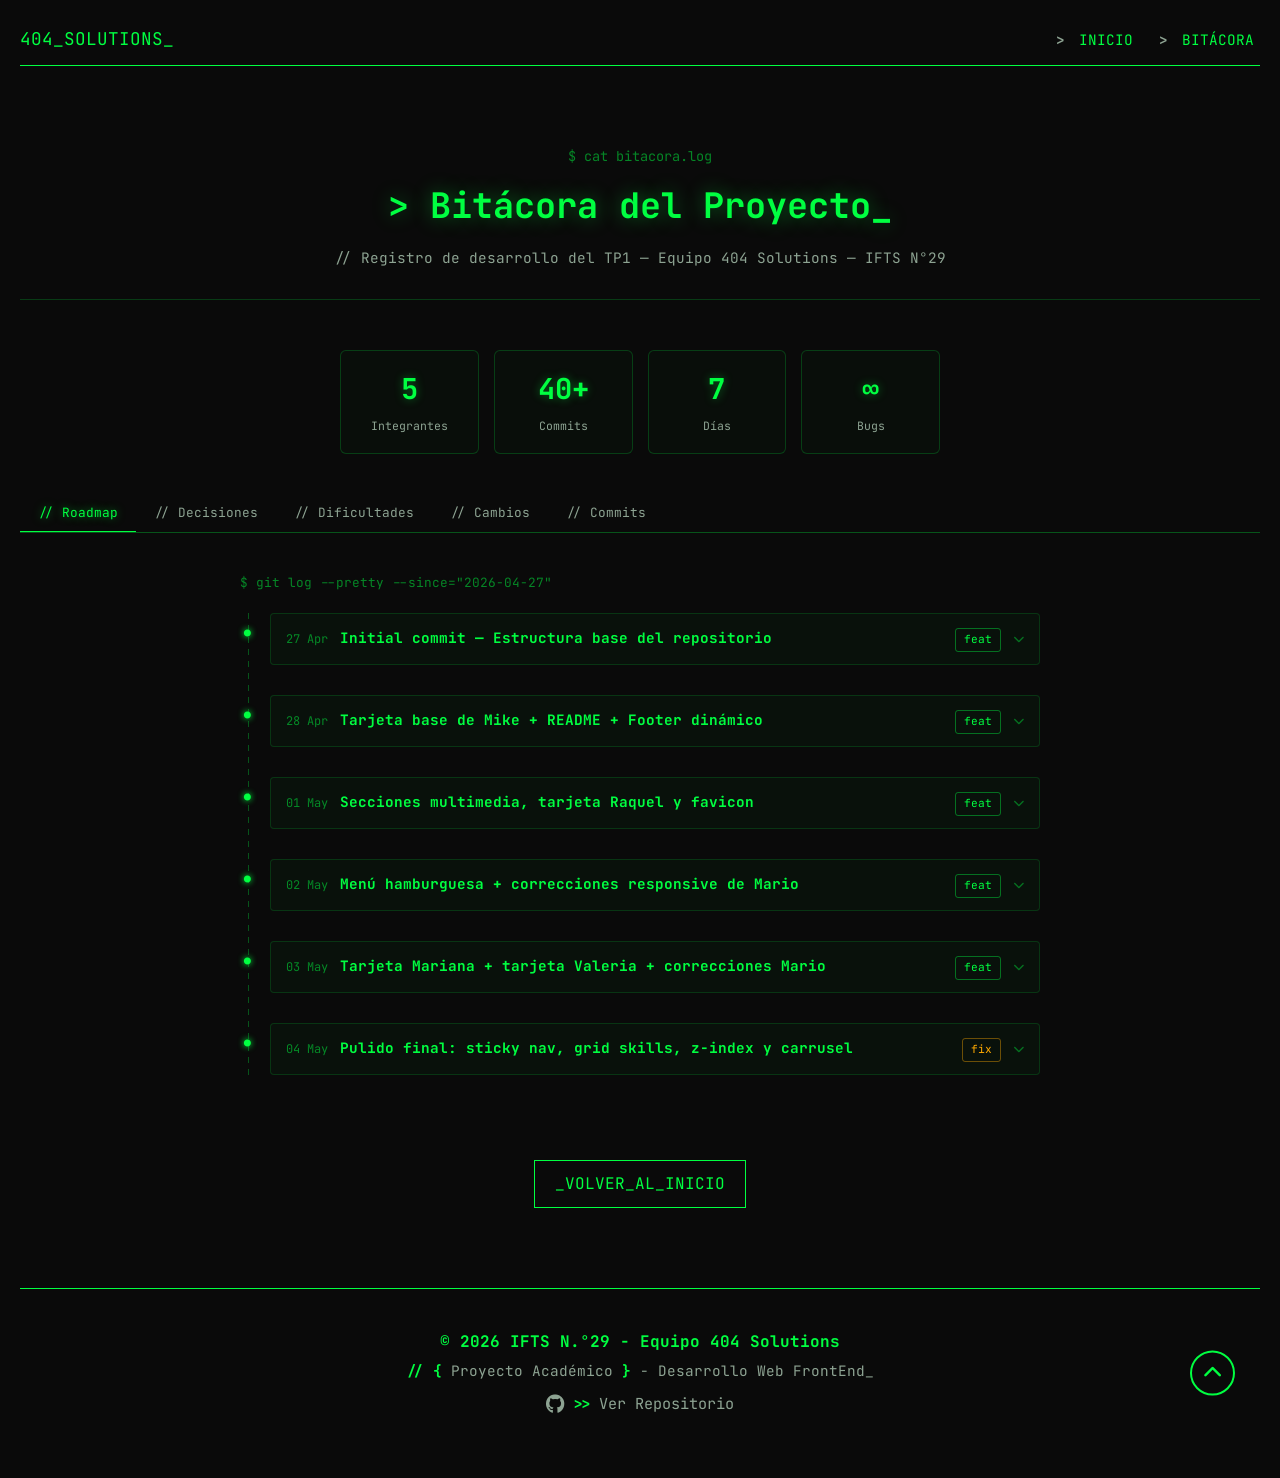
<file: bitacora.html>
<!doctype html>
<html lang="es">

<head>
  <meta charset="UTF-8" />
  <meta name="viewport" content="width=device-width, initial-scale=1.0" />
  <title>Bitácora - 404 Solutions</title>
  <link rel="stylesheet" href="css/styles.css" />
  <link href="https://fonts.googleapis.com/css2?family=JetBrains+Mono:wght@400;700&display=swap" rel="stylesheet" />
  <link rel="stylesheet" href="https://cdnjs.cloudflare.com/ajax/libs/font-awesome/6.5.1/css/all.min.css" />
  <link rel="icon" href="img/logo404solution.ico" type="image/x-icon" />
  <style>
    /* ── BITÁCORA STYLES ── */
    .bitacora-hero {
      text-align: center;
      padding: 40px 20px 30px;
      border-bottom: 1px solid rgba(0,255,65,0.2);
      margin-bottom: 50px;
    }

    .bitacora-hero .prompt-line {
      color: rgba(0,255,65,0.5);
      font-size: 0.85rem;
      margin-bottom: 10px;
    }

    .bitacora-hero h1 {
      font-size: clamp(1.4rem, 4vw, 2.2rem);
      color: var(--terminal-green);
      text-shadow: 0 0 20px rgba(0,255,65,0.4);
      margin-bottom: 12px;
    }

    .bitacora-hero p {
      color: #8da392;
      font-size: 0.9rem;
    }

    /* ── TABS ── */
    .bitacora-tabs {
      display: flex;
      gap: 0;
      border-bottom: 1px solid rgba(0,255,65,0.3);
      margin-bottom: 40px;
      overflow-x: auto;
      scrollbar-width: none;
    }

    .bitacora-tabs::-webkit-scrollbar { display: none; }

    .tab-btn {
      background: none;
      border: none;
      border-bottom: 2px solid transparent;
      color: #8da392;
      font-family: "JetBrains Mono", monospace;
      font-size: 0.8rem;
      padding: 10px 18px;
      cursor: pointer;
      white-space: nowrap;
      transition: all 0.2s ease;
      margin-bottom: -1px;
    }

    .tab-btn:hover { color: var(--terminal-green); }

    .tab-btn.active {
      color: var(--terminal-green);
      border-bottom-color: var(--terminal-green);
      text-shadow: 0 0 8px rgba(0,255,65,0.5);
    }

    .tab-panel { display: none; }
    .tab-panel.active { display: block; }

    /* ── ROADMAP ── */
    .roadmap {
      position: relative;
      padding-left: 30px;
      max-width: 800px;
      margin: 0 auto;
    }

    .roadmap::before {
      content: "";
      position: absolute;
      left: 8px;
      top: 0;
      bottom: 0;
      width: 1px;
      background: repeating-linear-gradient(
        180deg,
        var(--terminal-green),
        var(--terminal-green) 6px,
        transparent 6px,
        transparent 12px
      );
      opacity: 0.3;
    }

    .roadmap-item {
      position: relative;
      margin-bottom: 30px;
    }

    .roadmap-item::before {
      content: "●";
      position: absolute;
      left: -26px;
      top: 12px;
      color: var(--terminal-green);
      font-size: 0.7rem;
      text-shadow: 0 0 6px var(--terminal-green);
    }

    .roadmap-summary {
      display: flex;
      align-items: baseline;
      gap: 12px;
      cursor: pointer;
      list-style: none;
      padding: 12px 15px;
      border: 1px solid rgba(0,255,65,0.15);
      border-radius: 4px;
      background: rgba(0,255,65,0.03);
      transition: all 0.2s ease;
    }

    .roadmap-summary::-webkit-details-marker { display: none; }

    details[open] .roadmap-summary,
    .roadmap-summary:hover {
      border-color: rgba(0,255,65,0.4);
      background: rgba(0,255,65,0.07);
    }

    .roadmap-date {
      color: rgba(0,255,65,0.5);
      font-size: 0.75rem;
      white-space: nowrap;
      flex-shrink: 0;
    }

    .roadmap-title {
      color: var(--terminal-green);
      font-size: 0.9rem;
      font-weight: bold;
      flex: 1;
    }

    .roadmap-tag {
      font-size: 0.7rem;
      padding: 2px 8px;
      border-radius: 3px;
      flex-shrink: 0;
    }

    .tag-feat  { color: #00ff41; border: 1px solid rgba(0,255,65,0.4); }
    .tag-fix   { color: #ffaa00; border: 1px solid rgba(255,170,0,0.4); }
    .tag-style { color: #00aaff; border: 1px solid rgba(0,170,255,0.4); }
    .tag-docs  { color: #cc88ff; border: 1px solid rgba(204,136,255,0.4); }

    .roadmap-chevron {
      color: rgba(0,255,65,0.4);
      font-size: 0.7rem;
      transition: transform 0.2s ease;
      flex-shrink: 0;
    }

    details[open] .roadmap-chevron { transform: rotate(180deg); }

    .roadmap-content {
      padding: 15px 15px 5px;
      border: 1px solid rgba(0,255,65,0.1);
      border-top: none;
      border-radius: 0 0 4px 4px;
      background: rgba(0,0,0,0.3);
    }

    .roadmap-content p,
    .roadmap-content li {
      color: #8da392;
      font-size: 0.85rem;
      line-height: 1.7;
      margin-bottom: 6px;
    }

    .roadmap-content ul {
      padding-left: 20px;
    }

    .roadmap-content li::marker {
      color: var(--terminal-green);
      content: "» ";
    }

    .roadmap-content strong { color: var(--terminal-green); }
    .roadmap-content code {
      background: rgba(0,255,65,0.1);
      padding: 1px 5px;
      border-radius: 3px;
      font-size: 0.8rem;
    }

    /* ── COMMITS ── */
    .commits-list {
      max-width: 800px;
      margin: 0 auto;
      display: flex;
      flex-direction: column;
      gap: 8px;
    }

    .commit-item {
      display: grid;
      grid-template-columns: auto auto 1fr auto;
      gap: 12px;
      align-items: center;
      padding: 10px 14px;
      border: 1px solid rgba(0,255,65,0.1);
      border-radius: 4px;
      background: rgba(0,0,0,0.2);
      transition: border-color 0.2s;
      font-size: 0.8rem;
    }

    .commit-item:hover { border-color: rgba(0,255,65,0.3); }

    .commit-hash {
      color: rgba(0,255,65,0.5);
      font-size: 0.75rem;
      font-family: monospace;
    }

    .commit-author {
      color: #8da392;
      white-space: nowrap;
    }

    .commit-msg { color: var(--text-accent); }

    .commit-date {
      color: rgba(0,255,65,0.4);
      font-size: 0.72rem;
      white-space: nowrap;
    }

    @media (max-width: 600px) {
      .commit-item {
        grid-template-columns: 1fr;
        gap: 4px;
      }
      .commit-date { text-align: right; }
    }

    /* ── CARDS de secciones ── */
    .bitacora-cards {
      display: grid;
      grid-template-columns: 1fr;
      gap: 20px;
      max-width: 800px;
      margin: 0 auto;
    }

    @media (min-width: 700px) {
      .bitacora-cards { grid-template-columns: 1fr 1fr; }
    }

    .bcard {
      border: 1px solid rgba(0,255,65,0.2);
      border-radius: 6px;
      padding: 20px;
      background: rgba(0,255,65,0.02);
      transition: border-color 0.2s, box-shadow 0.2s;
    }

    .bcard:hover {
      border-color: rgba(0,255,65,0.4);
      box-shadow: 0 0 15px rgba(0,255,65,0.08);
    }

    .bcard-icon {
      font-size: 1.4rem;
      margin-bottom: 10px;
      display: block;
    }

    .bcard h3 {
      color: var(--terminal-green);
      font-size: 0.9rem;
      margin-bottom: 12px;
      padding-bottom: 8px;
      border-bottom: 1px solid rgba(0,255,65,0.15);
    }

    .bcard ul {
      list-style: none;
      padding: 0;
      display: flex;
      flex-direction: column;
      gap: 6px;
    }

    .bcard li {
      color: #8da392;
      font-size: 0.82rem;
      line-height: 1.5;
      padding-left: 14px;
      position: relative;
    }

    .bcard li::before {
      content: ">";
      color: var(--terminal-green);
      position: absolute;
      left: 0;
      font-size: 0.75rem;
    }

    .bcard strong { color: var(--terminal-green); }

    /* ── STATS ── */
    .bitacora-stats {
      display: grid;
      grid-template-columns: repeat(2, 1fr);
      gap: 15px;
      max-width: 600px;
      margin: 0 auto 40px;
    }

    @media (min-width: 600px) {
      .bitacora-stats { grid-template-columns: repeat(4, 1fr); }
    }

    .bstat {
      text-align: center;
      border: 1px solid rgba(0,255,65,0.2);
      border-radius: 6px;
      padding: 15px 10px;
      background: rgba(0,255,65,0.02);
    }

    .bstat-num {
      font-size: 1.8rem;
      color: var(--terminal-green);
      font-weight: bold;
      text-shadow: 0 0 10px rgba(0,255,65,0.4);
      display: block;
    }

    .bstat-label {
      font-size: 0.72rem;
      color: #8da392;
      margin-top: 4px;
    }

    /* ── SECTION TITLE ── */
    .section-label {
      color: rgba(0,255,65,0.5);
      font-size: 0.8rem;
      margin-bottom: 20px;
      display: block;
      max-width: 800px;
      margin-left: auto;
      margin-right: auto;
    }
  </style>
</head>

<body class="terminal-theme">
  <header>
    <nav class="nav-container">
      <a href="index.html" class="logo">404_SOLUTIONS_</a>
      <ul class="nav-links">
        <li><a href="index.html">Inicio</a></li>
        <li><a href="bitacora.html" class="active">Bitácora</a></li>
      </ul>
    </nav>
  </header>

  <header class="dos-columnas">
    <a href="index.html" class="oculto logo">404_SOLUTIONS_</a>
    <div class="menu-hamburguesa">
      <button id="abrir" class="abrir-menu"><img class="img-abrir" src="/img/iconos-mario/menu.png" alt="menu"></button>
      <nav class="nav" id="nav">
        <button id="cerrar" class="cerrar-menu"><img class="img-cerrar" src="/img/iconos-mario/cerrar.png" alt="cerrar"></button>
        <ul class="nav-links">
          <li><a href="index.html">Inicio</a></li>
        </ul>
        <ul class="nav-links">
          <li><a href="bitacora.html" class="active">Bitácora</a></li>
        </ul>
      </nav>
    </div>
  </header>

  <main>
    <!-- HERO -->
    <div class="bitacora-hero">
      <p class="prompt-line">$ cat bitacora.log</p>
      <h1>&gt; Bitácora del Proyecto_</h1>
      <p>// Registro de desarrollo del TP1 — Equipo 404 Solutions — IFTS N°29</p>
    </div>

    <!-- STATS -->
    <div class="bitacora-stats">
      <div class="bstat">
        <span class="bstat-num">5</span>
        <span class="bstat-label">Integrantes</span>
      </div>
      <div class="bstat">
        <span class="bstat-num">40+</span>
        <span class="bstat-label">Commits</span>
      </div>
      <div class="bstat">
        <span class="bstat-num">7</span>
        <span class="bstat-label">Días</span>
      </div>
      <div class="bstat">
        <span class="bstat-num">∞</span>
        <span class="bstat-label">Bugs</span>
      </div>
    </div>

    <!-- TABS -->
    <div class="bitacora-tabs">
      <button class="tab-btn active" data-tab="roadmap">// Roadmap</button>
      <button class="tab-btn" data-tab="decisiones">// Decisiones</button>
      <button class="tab-btn" data-tab="dificultades">// Dificultades</button>
      <button class="tab-btn" data-tab="cambios">// Cambios</button>
      <button class="tab-btn" data-tab="commits">// Commits</button>
    </div>

    <!-- TAB: ROADMAP -->
    <div class="tab-panel active" id="tab-roadmap">
      <span class="section-label">$ git log --pretty --since="2026-04-27"</span>
      <div class="roadmap">

        <details class="roadmap-item">
          <summary class="roadmap-summary">
            <span class="roadmap-date">27 Apr</span>
            <span class="roadmap-title">Initial commit — Estructura base del repositorio</span>
            <span class="roadmap-tag tag-feat">feat</span>
            <span class="roadmap-chevron"><i class="fa-solid fa-chevron-down"></i></span>
          </summary>
          <div class="roadmap-content">
            <p>Miguel crea el repositorio y Mike realiza el primer commit con la estructura base del proyecto: carpetas <code>css/</code>, <code>js/</code>, <code>img/</code> y la landing page inicial.</p>
          </div>
        </details>

        <details class="roadmap-item">
          <summary class="roadmap-summary">
            <span class="roadmap-date">28 Apr</span>
            <span class="roadmap-title">Tarjeta base de Mike + README + Footer dinámico</span>
            <span class="roadmap-tag tag-feat">feat</span>
            <span class="roadmap-chevron"><i class="fa-solid fa-chevron-down"></i></span>
          </summary>
          <div class="roadmap-content">
            <p>Se crea la primera tarjeta de perfil individual. Se implementa el footer con año dinámico mediante JavaScript. Se agrega enlace al deploy desde el README.</p>
            <ul>
              <li>Creación de <code>mike.html</code> con estructura base</li>
              <li>Footer dinámico con <code>new Date().getFullYear()</code></li>
              <li>Documentación inicial en README.md</li>
            </ul>
          </div>
        </details>

        <details class="roadmap-item">
          <summary class="roadmap-summary">
            <span class="roadmap-date">01 May</span>
            <span class="roadmap-title">Secciones multimedia, tarjeta Raquel y favicon</span>
            <span class="roadmap-tag tag-feat">feat</span>
            <span class="roadmap-chevron"><i class="fa-solid fa-chevron-down"></i></span>
          </summary>
          <div class="roadmap-content">
            <p>Gran día de desarrollo: se agregan secciones de películas y discos al perfil de Mike, se crea la tarjeta de Raquel y se incorpora el favicon al sitio.</p>
            <ul>
              <li>Secciones de películas con galería dinámica (un solo iframe cargado por JS)</li>
              <li>Sección de discos con botón de playlist</li>
              <li><code>raquel.html</code> con estilos y links a YouTube</li>
              <li>Favicon agregado por Mario</li>
            </ul>
          </div>
        </details>

        <details class="roadmap-item">
          <summary class="roadmap-summary">
            <span class="roadmap-date">02 May</span>
            <span class="roadmap-title">Menú hamburguesa + correcciones responsive de Mario</span>
            <span class="roadmap-tag tag-feat">feat</span>
            <span class="roadmap-chevron"><i class="fa-solid fa-chevron-down"></i></span>
          </summary>
          <div class="roadmap-content">
            <p>Mario implementa el menú hamburguesa para mobile y ajusta media queries. Se corrigen errores de tamaño en títulos y botones de redes sociales.</p>
            <ul>
              <li>Menú hamburguesa en Vanilla JS con <code>classList.add/remove("visible")</code></li>
              <li>Media queries para resoluciones móviles</li>
              <li>Unificación de header y footer entre páginas</li>
            </ul>
          </div>
        </details>

        <details class="roadmap-item">
          <summary class="roadmap-summary">
            <span class="roadmap-date">03 May</span>
            <span class="roadmap-title">Tarjeta Mariana + tarjeta Valeria + correcciones Mario</span>
            <span class="roadmap-tag tag-feat">feat</span>
            <span class="roadmap-chevron"><i class="fa-solid fa-chevron-down"></i></span>
          </summary>
          <div class="roadmap-content">
            <p>Mariana crea su perfil completo con secciones de habilidades, películas y discos. Se integra la tarjeta de Valeria. Mario corrige links del header y logo duplicado.</p>
            <ul>
              <li><code>mariana.html</code> con grid responsive, efectos hover y JS para películas</li>
              <li>Tarjeta Valeria integrada al index</li>
              <li>Corrección de logo duplicado en header móvil</li>
              <li>Fix en links del header de Mario</li>
            </ul>
          </div>
        </details>

        <details class="roadmap-item">
          <summary class="roadmap-summary">
            <span class="roadmap-date">04 May</span>
            <span class="roadmap-title">Pulido final: sticky nav, grid skills, z-index y carrusel</span>
            <span class="roadmap-tag tag-fix">fix</span>
            <span class="roadmap-chevron"><i class="fa-solid fa-chevron-down"></i></span>
          </summary>
          <div class="roadmap-content">
            <p>Día de correcciones y mejoras finales. Se refina el responsive de habilidades en múltiples breakpoints, se implementa navegación sticky transparente y se agrega el carrusel de Raquel.</p>
            <ul>
              <li>Menú de navegación sticky con fondo transparente</li>
              <li>Grid de skills con clases específicas por categoría (<code>.skills-terminal--learning</code>)</li>
              <li>Fix de z-index en menú hamburguesa</li>
              <li><code>carrusel.js</code> con ajuste de elementos según <code>window.innerWidth</code></li>
              <li>Scroll spy y funcionalidad "copiar URL" en perfil de Raquel</li>
              <li>README actualizado con capturas</li>
            </ul>
          </div>
        </details>

      </div>
    </div>

    <!-- TAB: DECISIONES -->
    <div class="tab-panel" id="tab-decisiones">
      <span class="section-label">$ cat decisiones-de-diseno.md</span>
      <div class="bitacora-cards">
        <div class="bcard">
          <span class="bcard-icon">⬛</span>
          <h3>// Estética Terminal</h3>
          <ul>
            <li>Identidad visual tipo <strong>Retro-Computing</strong> con fondo oscuro (#0a0a0a)</li>
            <li>Verde neón <strong>#00ff41</strong> como color principal de acento</li>
            <li>Tipografía <strong>JetBrains Mono</strong> para reforzar la estética de consola</li>
            <li>Prefijos tipo prompt (<code>&gt;</code>, <code>$</code>, <code>//</code>) en títulos</li>
          </ul>
        </div>
        <div class="bcard">
          <span class="bcard-icon">📐</span>
          <h3>// Estructura Compartida</h3>
          <ul>
            <li><strong>styles.css</strong> global para header, footer y clases base</li>
            <li>Cada integrante tiene su propio CSS de perfil</li>
            <li>Se reutilizan clases base evitando duplicación</li>
            <li>Coherencia visual con identidad individual en páginas personales</li>
          </ul>
        </div>
        <div class="bcard">
          <span class="bcard-icon">📱</span>
          <h3>// Responsive Design</h3>
          <ul>
            <li>Enfoque <strong>Mobile First</strong> con breakpoints en 400px, 600px, 900px y 1200px</li>
            <li>Menú hamburguesa en mobile, nav horizontal en desktop</li>
            <li>CSS Grid y Flexbox para layouts adaptativos</li>
            <li>Carrusel dinámico que ajusta columnas según <code>window.innerWidth</code></li>
          </ul>
        </div>
        <div class="bcard">
          <span class="bcard-icon">🧭</span>
          <h3>// Navegación</h3>
          <ul>
            <li>Header común en todas las páginas</li>
            <li>Botón <strong>Volver al Inicio</strong> en todos los perfiles</li>
            <li>Nunca dependemos del botón "Atrás" del navegador</li>
            <li>Sticky nav transparente en perfil de Mike</li>
          </ul>
        </div>
      </div>
    </div>

    <!-- TAB: DIFICULTADES -->
    <div class="tab-panel" id="tab-dificultades">
      <span class="section-label">$ grep -r "bug" ./logs</span>
      <div class="roadmap">

        <details class="roadmap-item">
          <summary class="roadmap-summary">
            <span class="roadmap-title">Carga pesada por múltiples iframes de YouTube</span>
            <span class="roadmap-tag tag-fix">fix</span>
            <span class="roadmap-chevron"><i class="fa-solid fa-chevron-down"></i></span>
          </summary>
          <div class="roadmap-content">
            <p><strong>Problema:</strong> Incluir varios reproductores de YouTube simultáneamente generaba tiempos de carga elevados y lag en la navegación.</p>
            <p><strong>Solución:</strong> Se implementó una galería dinámica con atributos <code>data-*</code> que carga un único iframe según la selección del usuario, reduciendo peticiones al mínimo necesario.</p>
          </div>
        </details>

        <details class="roadmap-item">
          <summary class="roadmap-summary">
            <span class="roadmap-title">Menú hamburguesa: conflictos de z-index y visibilidad</span>
            <span class="roadmap-tag tag-fix">fix</span>
            <span class="roadmap-chevron"><i class="fa-solid fa-chevron-down"></i></span>
          </summary>
          <div class="roadmap-content">
            <p><strong>Problema:</strong> El menú móvil aparecía detrás de otros elementos o quedaba visible cuando no debía.</p>
            <p><strong>Solución:</strong> Se ajustó el <code>z-index</code> y se controló la visibilidad mediante <code>classList.add/remove("visible")</code> en JavaScript, evitando conflictos con el resto del layout.</p>
          </div>
        </details>

        <details class="roadmap-item">
          <summary class="roadmap-summary">
            <span class="roadmap-title">Grid de habilidades desalineado en breakpoints intermedios</span>
            <span class="roadmap-tag tag-style">style</span>
            <span class="roadmap-chevron"><i class="fa-solid fa-chevron-down"></i></span>
          </summary>
          <div class="roadmap-content">
            <p><strong>Problema:</strong> La sección de skills de Mariana mostraba íconos y texto separados en resoluciones entre 575px y 814px. "Machine Learning" se cortaba o bajaba de línea.</p>
            <p><strong>Solución:</strong> Se refactorizó de <code>flex-wrap</code> a CSS Grid con clases específicas por categoría (<code>.skills-terminal</code> y <code>.skills-terminal--learning</code>), con columnas <code>auto</code> y <code>justify-content: center</code>.</p>
          </div>
        </details>

        <details class="roadmap-item">
          <summary class="roadmap-summary">
            <span class="roadmap-title">Año dinámico no aparecía en páginas de perfil</span>
            <span class="roadmap-tag tag-fix">fix</span>
            <span class="roadmap-chevron"><i class="fa-solid fa-chevron-down"></i></span>
          </summary>
          <div class="roadmap-content">
            <p><strong>Problema:</strong> El footer mostraba el año en el index pero no en las páginas individuales porque había dos listeners <code>DOMContentLoaded</code> en <code>main.js</code> y el segundo no ejecutaba si el primero fallaba.</p>
            <p><strong>Solución:</strong> Se unificaron ambos listeners en uno solo, agregando un guard <code>if (yearSpan)</code> para evitar errores en páginas sin ese elemento.</p>
          </div>
        </details>

        <details class="roadmap-item">
          <summary class="roadmap-summary">
            <span class="roadmap-title">Inconsistencias de estructura entre páginas</span>
            <span class="roadmap-tag tag-fix">fix</span>
            <span class="roadmap-chevron"><i class="fa-solid fa-chevron-down"></i></span>
          </summary>
          <div class="roadmap-content">
            <p><strong>Problema:</strong> Al trabajar en paralelo, cada integrante generó variantes del header y footer con diferencias de color, fuentes y estructura.</p>
            <p><strong>Solución:</strong> Se estandarizó el HTML del header/footer en todas las páginas y se centralizaron estilos comunes en <code>styles.css</code>.</p>
          </div>
        </details>

      </div>
    </div>

    <!-- TAB: CAMBIOS -->
    <div class="tab-panel" id="tab-cambios">
      <span class="section-label">$ git diff --stat HEAD~10</span>
      <div class="bitacora-cards">
        <div class="bcard">
          <span class="bcard-icon">🔧</span>
          <h3>// Modularización</h3>
          <ul>
            <li>Separación de estilos y scripts por perfil para evitar conflictos</li>
            <li>Funciones globales centralizadas en <strong>main.js</strong></li>
            <li>Organización de recursos en carpetas <code>css/</code>, <code>js/</code>, <code>img/</code></li>
          </ul>
        </div>
        <div class="bcard">
          <span class="bcard-icon">⚡</span>
          <h3>// Interactividad JS</h3>
          <ul>
            <li>Consola de diagnóstico simulada con efecto typing</li>
            <li>Galería dinámica de películas con un solo iframe</li>
            <li>Carrusel responsive ajustado por <code>window.innerWidth</code></li>
            <li>Scroll spy y botón "copiar URL" en perfil Raquel</li>
          </ul>
        </div>
        <div class="bcard">
          <span class="bcard-icon">🖼️</span>
          <h3>// Avatares con IA</h3>
          <ul>
            <li>Se reemplazaron fotos personales por avatares generados con IA</li>
            <li>Coherencia estética mantenida con el diseño terminal</li>
            <li>Imágenes optimizadas en carpetas por integrante</li>
          </ul>
        </div>
        <div class="bcard">
          <span class="bcard-icon">🛠️</span>
          <h3>// Herramientas</h3>
          <ul>
            <li><strong>HTML5</strong> semántico con atributos ARIA</li>
            <li><strong>CSS3</strong> con Flexbox, Grid y variables CSS</li>
            <li><strong>JavaScript</strong> Vanilla sin frameworks</li>
            <li><strong>Git/GitHub</strong> con feature branches y PRs</li>
            <li><strong>Vercel</strong> para deploy continuo</li>
            <li><strong>IA (Claude/Gemini)</strong> para debugging y optimización</li>
          </ul>
        </div>
      </div>

      <div style="max-width:800px; margin: 30px auto 0;">
        <div class="bcard">
          <span class="bcard-icon">🚀</span>
          <h3>// Próximos Pasos (TP2)</h3>
          <ul>
            <li>Ampliar funcionalidades interactivas con JS avanzado</li>
            <li>Optimizar rendimiento y tiempos de carga</li>
            <li>Mejorar accesibilidad (contraste, ARIA, navegación por teclado)</li>
            <li>Incorporar nuevas secciones o contenidos dinámicos</li>
            <li>Documentar evolución con capturas y mejoras aplicadas</li>
          </ul>
        </div>
      </div>
    </div>

    <!-- TAB: COMMITS -->
    <div class="tab-panel" id="tab-commits">
      <span class="section-label">$ git log --pretty=format:"%h - %an - %ad - %s" --date=short</span>
      <div class="commits-list">
        <div class="commit-item"><span class="commit-hash">a2fccfe</span><span class="commit-author">Mike</span><span class="commit-msg">fix: estilos habilidades en estado learning</span><span class="commit-date">2026-05-04</span></div>
        <div class="commit-item"><span class="commit-hash">7f668ed</span><span class="commit-author">raquerh</span><span class="commit-msg">add funcionalidad js</span><span class="commit-date">2026-05-04</span></div>
        <div class="commit-item"><span class="commit-hash">0744a98</span><span class="commit-author">Mike</span><span class="commit-msg">fix(skills): corrige alineación de ítems en grid de habilidades</span><span class="commit-date">2026-05-04</span></div>
        <div class="commit-item"><span class="commit-hash">132bc44</span><span class="commit-author">Aiello-M</span><span class="commit-msg">Update README.md</span><span class="commit-date">2026-05-04</span></div>
        <div class="commit-item"><span class="commit-hash">7474d18</span><span class="commit-author">Miguel Flores</span><span class="commit-msg">styles: mejora responsive de seccion habilidades</span><span class="commit-date">2026-05-04</span></div>
        <div class="commit-item"><span class="commit-hash">063654a</span><span class="commit-author">elavincho</span><span class="commit-msg">Corrijo menu hamburguesa</span><span class="commit-date">2026-05-04</span></div>
        <div class="commit-item"><span class="commit-hash">81eb4ff</span><span class="commit-author">elavincho</span><span class="commit-msg">Corrijo errores y saco css principal</span><span class="commit-date">2026-05-04</span></div>
        <div class="commit-item"><span class="commit-hash">4b67796</span><span class="commit-author">Mike</span><span class="commit-msg">fix: z-index</span><span class="commit-date">2026-05-04</span></div>
        <div class="commit-item"><span class="commit-hash">e754e48</span><span class="commit-author">Mike</span><span class="commit-msg">fix: se deshacen cambios en nav bar principal</span><span class="commit-date">2026-05-04</span></div>
        <div class="commit-item"><span class="commit-hash">e5bf746</span><span class="commit-author">Mike</span><span class="commit-msg">feat: ahora el menu de navegacion es sticky y transparente</span><span class="commit-date">2026-05-04</span></div>
        <div class="commit-item"><span class="commit-hash">5859593</span><span class="commit-author">raquerh</span><span class="commit-msg">carrusel.js</span><span class="commit-date">2026-05-04</span></div>
        <div class="commit-item"><span class="commit-hash">b397929</span><span class="commit-author">raquerh</span><span class="commit-msg">tarjetas vale y raquel</span><span class="commit-date">2026-05-04</span></div>
        <div class="commit-item"><span class="commit-hash">4b0be9b</span><span class="commit-author">Mike</span><span class="commit-msg">feat: barra seccion habilidades, implementacion js data science</span><span class="commit-date">2026-05-04</span></div>
        <div class="commit-item"><span class="commit-hash">36e1b7c</span><span class="commit-author">Mariana Aiello</span><span class="commit-msg">feat: crear tarjeta de perfil de Mariana</span><span class="commit-date">2026-05-03</span></div>
        <div class="commit-item"><span class="commit-hash">bde7b5a</span><span class="commit-author">Mariana Aiello</span><span class="commit-msg">feat: unificar header, footer, favicon y activar tarjeta Mariana</span><span class="commit-date">2026-05-02</span></div>
        <div class="commit-item"><span class="commit-hash">a72851a</span><span class="commit-author">elavincho</span><span class="commit-msg">Agrego menu hamburguesa y media queries para celulares</span><span class="commit-date">2026-05-02</span></div>
        <div class="commit-item"><span class="commit-hash">ee192bb</span><span class="commit-author">Valeria Thomas</span><span class="commit-msg">Tarjeta Valeria</span><span class="commit-date">2026-05-03</span></div>
        <div class="commit-item"><span class="commit-hash">89e1ec6</span><span class="commit-author">raquerh</span><span class="commit-msg">page raquel.html, estilos y bitacora</span><span class="commit-date">2026-05-01</span></div>
        <div class="commit-item"><span class="commit-hash">5018020</span><span class="commit-author">Mike</span><span class="commit-msg">feat(mike): agrega botón de playlist en discos favoritos</span><span class="commit-date">2026-05-01</span></div>
        <div class="commit-item"><span class="commit-hash">377b60b</span><span class="commit-author">Mike</span><span class="commit-msg">feat(mike): agrega sección de discos favoritos</span><span class="commit-date">2026-05-01</span></div>
        <div class="commit-item"><span class="commit-hash">afcce21</span><span class="commit-author">Mike</span><span class="commit-msg">feat: footer dinamico</span><span class="commit-date">2026-04-28</span></div>
        <div class="commit-item"><span class="commit-hash">785104a</span><span class="commit-author">Mike</span><span class="commit-msg">docs: Creacion de estructura del readme</span><span class="commit-date">2026-04-28</span></div>
        <div class="commit-item"><span class="commit-hash">f0f8525</span><span class="commit-author">Mike</span><span class="commit-msg">feat: Creacion de tarjeta base y copyright dinamico</span><span class="commit-date">2026-04-28</span></div>
        <div class="commit-item"><span class="commit-hash">f2c3470</span><span class="commit-author">Mike</span><span class="commit-msg">Initial commit: Estructura base del proyecto y landing page</span><span class="commit-date">2026-04-28</span></div>
        <div class="commit-item"><span class="commit-hash">8fde7e7</span><span class="commit-author">Miguel Flores</span><span class="commit-msg">Initial commit</span><span class="commit-date">2026-04-27</span></div>
      </div>
    </div>

    <div class="back-navigation" style="margin-top: 50px;">
      <a href="index.html" class="nav-button">_VOLVER_AL_INICIO</a>
    </div>
  </main>

  <footer class="main-footer">
    <div class="footer-contenido">
      <div class="footer-info">
        <p class="footer-copy">
          &copy; <span id="year"></span> IFTS N.°29 - Equipo 404 Solutions
        </p>
        <p class="licencia">
          <span class="verde-fuerte">// {</span>
          <span class="texto-opaco">Proyecto Académico</span>
          <span class="verde-fuerte">}</span>
          <span class="texto-opaco">- Desarrollo Web FrontEnd_</span>
        </p>
      </div>
      <div class="footer-redes">
        <a href="https://github.com/IFTS29/404_Solutions_TP1_FrontEnd" target="_blank" class="enlace-repo" aria-label="Repositorio GitHub del Grupo">
          <i class="fa-brands fa-github"></i>
          <span class="verde-fuerte">&gt;&gt;</span>
          <span class="texto-opaco">Ver Repositorio</span>
        </a>
      </div>
    </div>
    <div class="btn-subir-container">
      <a href="#" aria-label="Volver arriba" class="btn-subir">
        <i class="fa-solid fa-chevron-up"></i>
      </a>
    </div>
  </footer>

  <script src="js/main.js"></script>
  <script>
    // Tabs
    document.querySelectorAll(".tab-btn").forEach(btn => {
      btn.addEventListener("click", () => {
        document.querySelectorAll(".tab-btn").forEach(b => b.classList.remove("active"));
        document.querySelectorAll(".tab-panel").forEach(p => p.classList.remove("active"));
        btn.classList.add("active");
        document.getElementById("tab-" + btn.dataset.tab).classList.add("active");
      });
    });
  </script>
</body>
</html>
</file>
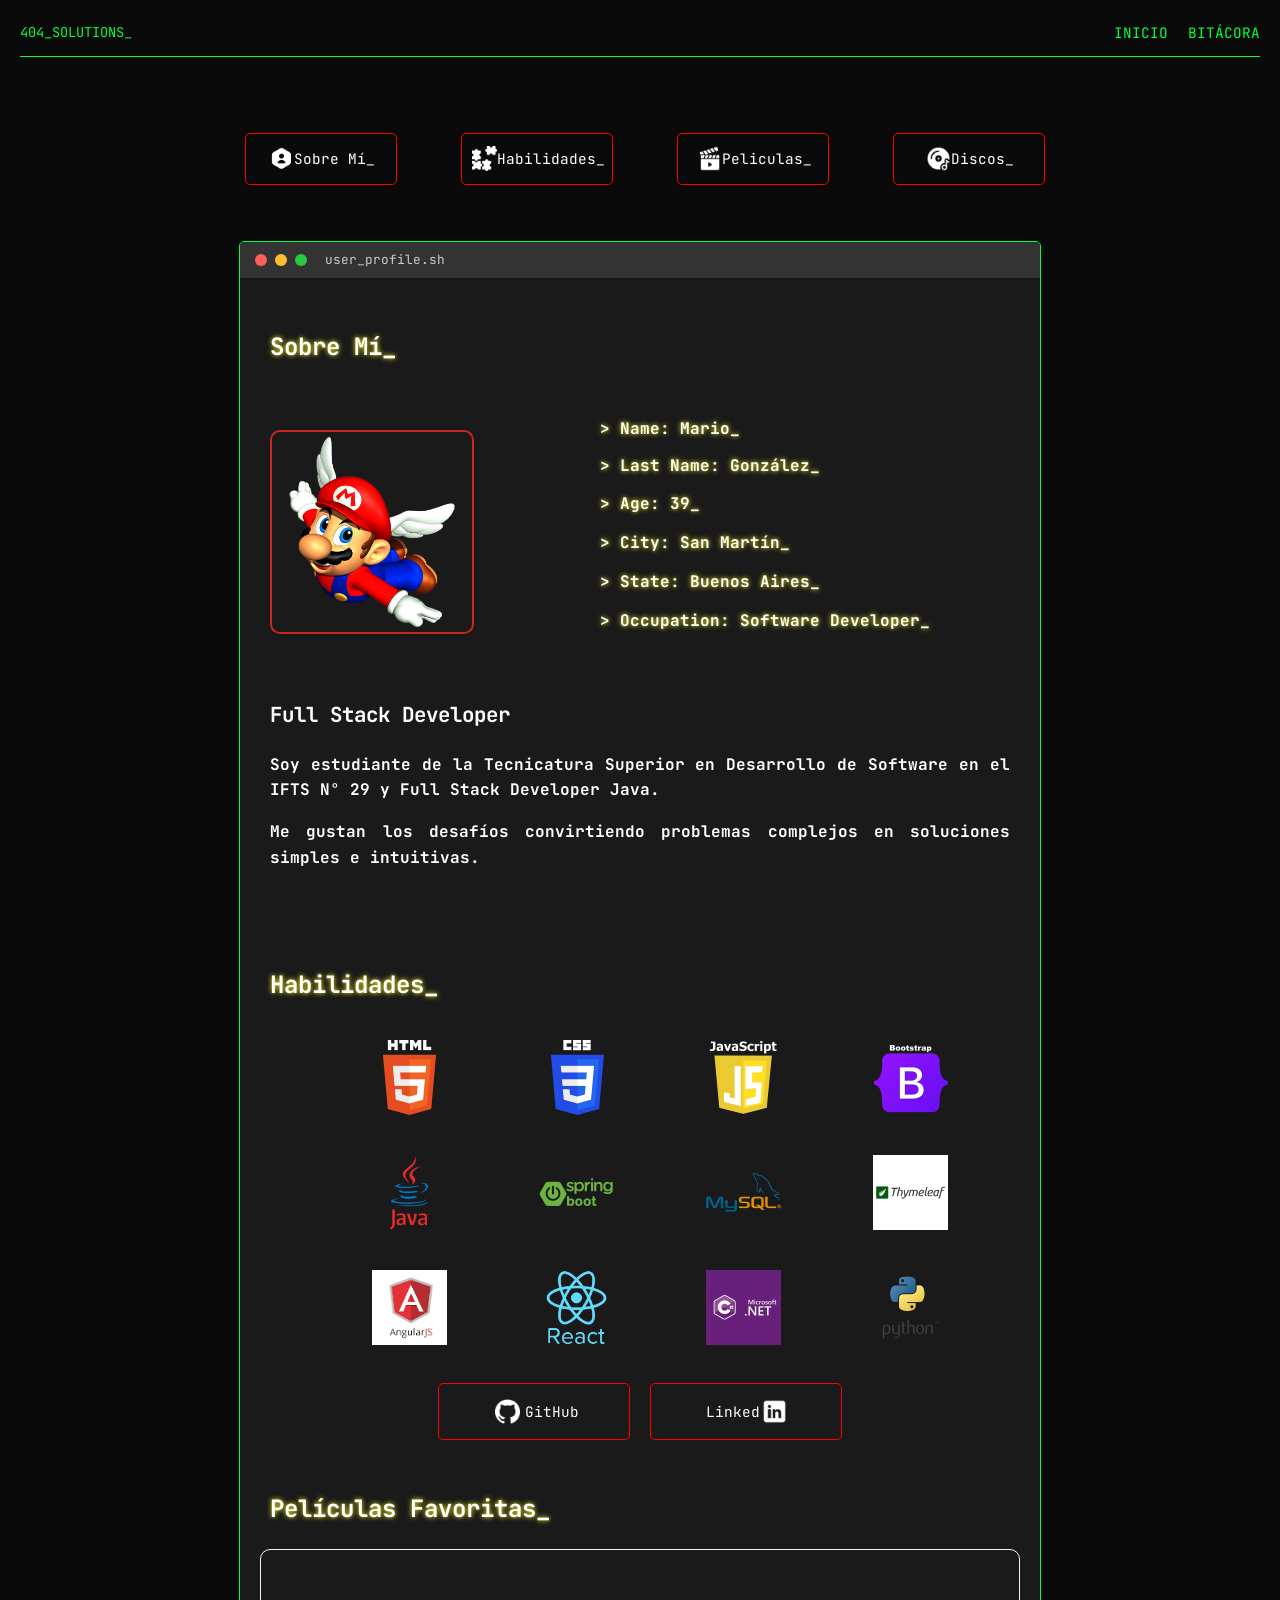
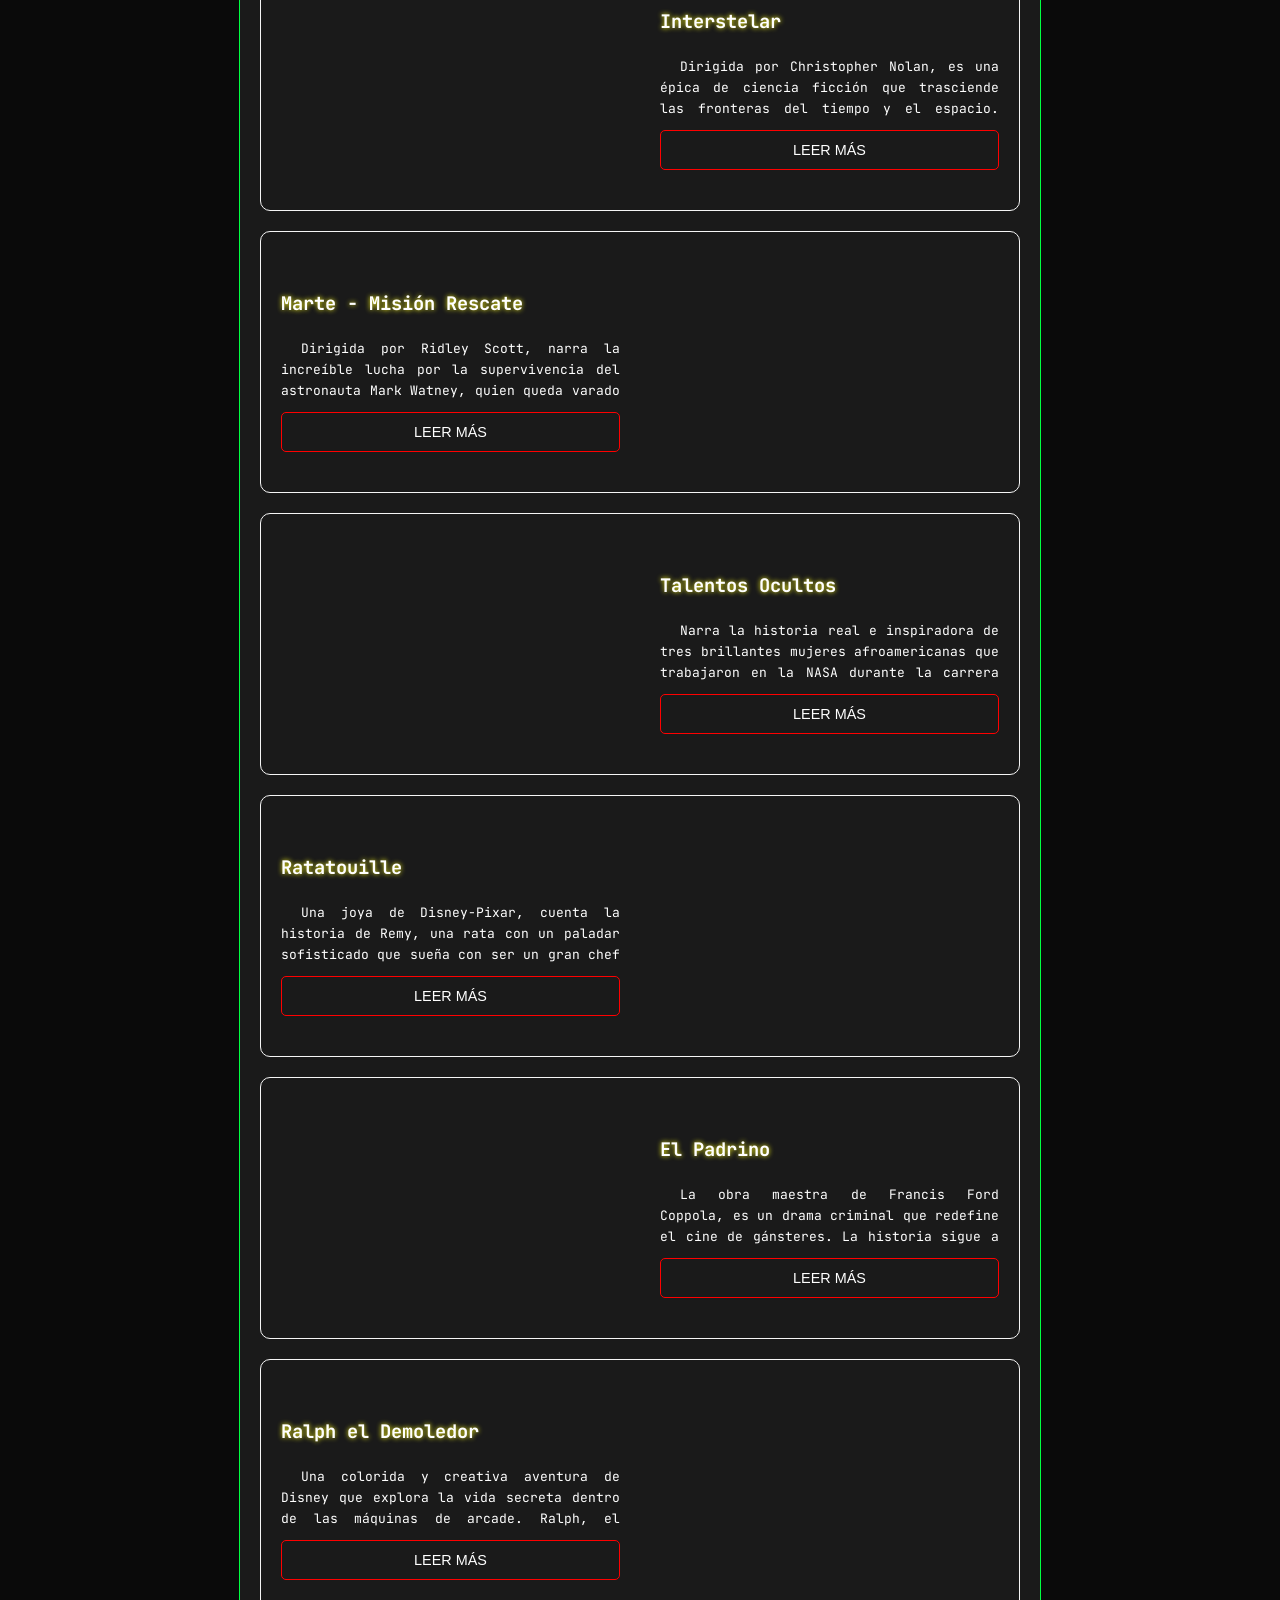
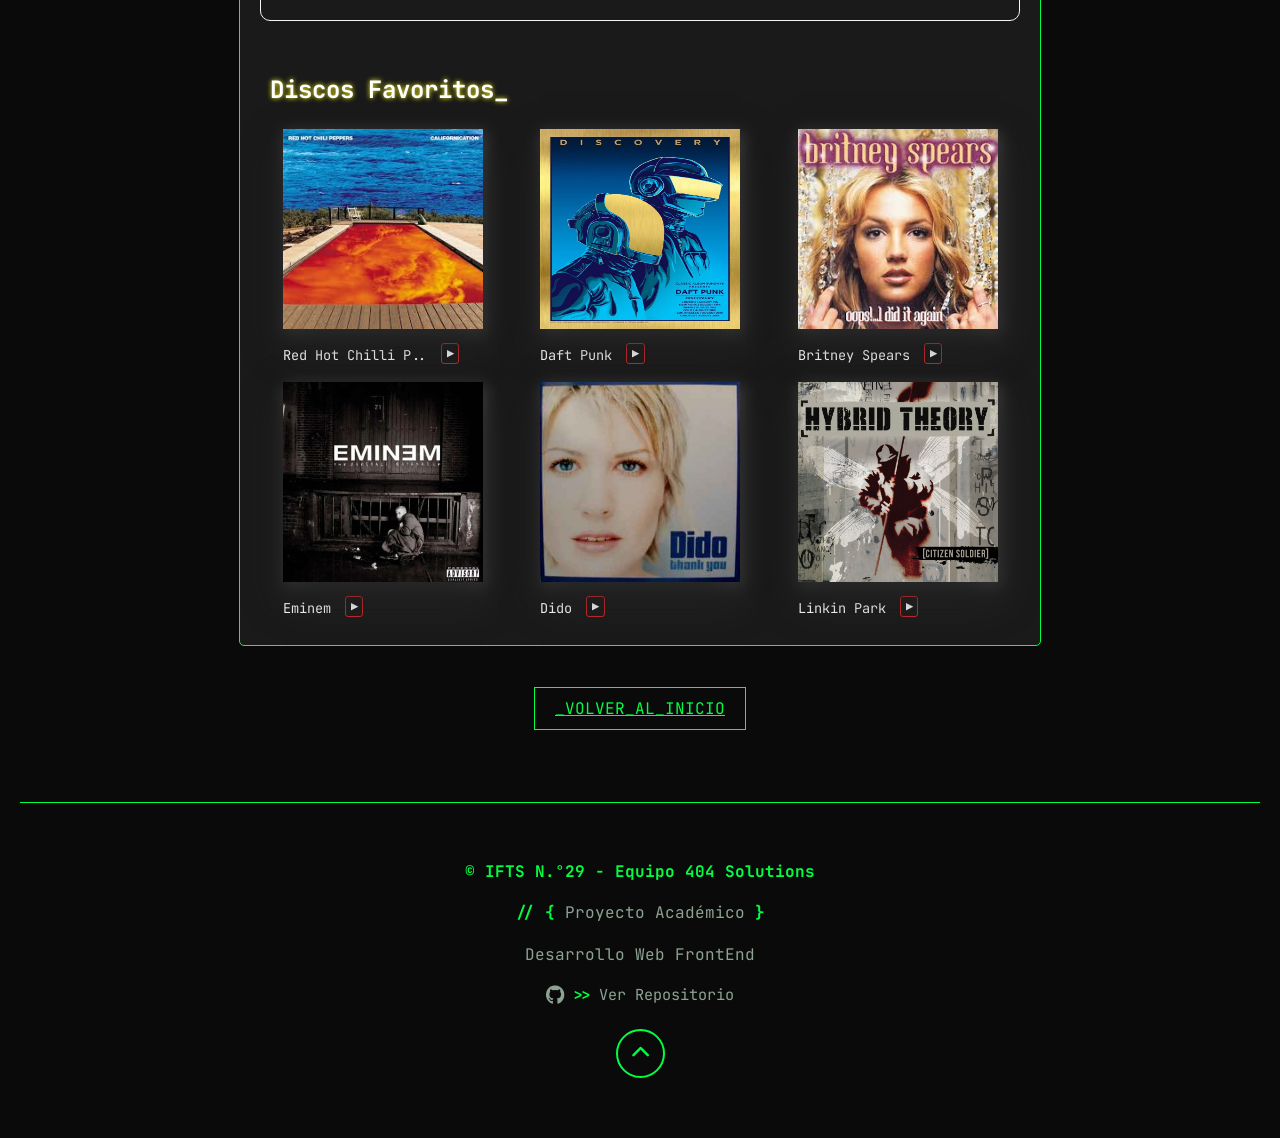
<file: mario.html>
<!DOCTYPE html>
<html lang="es">

<head>
    <meta charset="UTF-8">
    <meta name="viewport" content="width=device-width, initial-scale=1.0">
    <title>Perfil: Mario David González Benítez</title>
    <link rel="stylesheet" href="css/styles-mario.css"/>
    <link href="https://fonts.googleapis.com/css2?family=JetBrains+Mono:wght@400;700&display=swap" rel="stylesheet">
    <link rel="stylesheet" href="https://cdnjs.cloudflare.com/ajax/libs/font-awesome/6.5.1/css/all.min.css" />
    <link rel="icon" href="img/logo404solution.ico" type="image/x-icon" />
</head>

<body class="terminal-theme">
    <!-- <<< ----------- * ----------- Header Principal ----------- * ----------- >>> -->
    <header>
        <nav class="nav-container">
            <a href="index.html" class="logo">404_SOLUTIONS_</a>
            <ul class="nav-links">
                <li><a href="index.html">Inicio</a></li>
                <li><a href="bitacora.html">Bitácora</a></li>
            </ul>
        </nav>
    </header>

    <!-- <<< ----------- * ----------- Navbar ----------- * ----------- >>> -->
    <nav class="contenedor-nav">
        <ul class="links-nav">

            <li><a href="#sobre-mi"><img class="icono-linkedin" src="./img/iconos-mario/usuario.png" alt="linkedin" />
                    Sobre Mí_</a></li>
            <li><a href="#habilidades"><img class="icono-linkedin" src="./img/iconos-mario/colaboracion.png"
                        alt="linkedin" /> Habilidades_</a></li>
            <li><a href="#peliculas"><img class="icono-linkedin" src="./img/iconos-mario/movie.png" alt="linkedin" />
                    Peliculas_</a></li>
            <li><a href="#discos"><img class="icono-linkedin" src="./img/iconos-mario/musica.png" alt="linkedin" />
                    Discos_</a></li>
        </ul>
    </nav>

    <!-- <<< ----------- * ----------- Header Celular ----------- * ----------- >>> -->

    <!-- <<< ----------- Menu Hamburguesa ----------- >>> -->

    <header class="two-columns">
        <a href="index.html" class="oculto logo">404_SOLUTIONS_</a>
        <div class="menu-hamburguesa">
            <!-- <<< ----------- Boton Menu Hamburguesa ----------- >>> -->
            <button id="abrir" class="abrir-menu"><img class="img-abrir" src="/img/iconos-mario/menu.png"
                    alt="menu"></button>
            <nav class="nav" id="nav">
                <button id="cerrar" class="cerrar-menu"><img class="img-cerrar" src="/img/iconos-mario/cerrar.png"
                        alt="cerrar"></button>
                <ul class="nav-list">
                    <li><a href="index.html" class="two-columns"><img class="img-ico"
                                src="/img/iconos-mario/boton-de-inicio.png" alt="inicio">Inicio_</a></li>
                </ul>
                <ul class="nav-list">
                    <li><a href="bitacora.html" class="two-columns"><img class="img-ico"
                                src="/img/iconos-mario/editar.png" alt="bitacora">Bitácora_</a></li>
                </ul>
                <ul class="nav-list">
                    <li><a href="#sobre-mi" class="two-columns"><img class="img-ico" src="/img/iconos-mario/usuario.png"
                                alt="sobre-mi">Sobre Mí_</a></li>
                </ul>
                <ul class="nav-list">
                    <li><a href="#habilidades" class="two-columns"><img class="img-ico"
                                src="/img/iconos-mario/colaboracion.png" alt="habilidades">Habilidades_</a></li>
                </ul>
                <ul class="nav-list">
                    <li><a href="#peliculas" class="two-columns"><img class="img-ico" src="/img/iconos-mario/movie.png"
                                alt="movie">Peliculas_</a></li>
                </ul>
                <ul class="nav-list">
                    <li><a href="#discos" class="two-columns"><img class="img-ico" src="/img/iconos-mario/musica.png"
                                alt="musica">Discos_</a></li>
                </ul>
            </nav>
        </div>

    </header>

    <!-- <<< ----------- * ----------- Main ----------- * ----------- >>> -->

    <main class="profile-main">
        <div class="profile-card">
            <div class="terminal-header">
                <span class="dot red"></span>
                <span class="dot yellow"></span>
                <span class="dot green"></span>
                <span class="title">user_profile.sh</span>
            </div>

            <!-- <<< ----------- Sobre Mí ----------- >>> -->


            <div class="profile-content">
                <h2 id="sobre-mi">Sobre Mí_</h2>
                <div class="dos-columnas">

                    <div class="profile-image-mario">
                        <img src="img/super-mario64.png" alt="mario_bross">
                    </div>

                    <div class="profile-info-mario">
                        <h1>&gt; Name: Mario_</h1>
                        <h2>&gt; Last Name: González_</h2>
                        <h2>&gt; Age: 39_</h2>
                        <h2>&gt; City: San Martín_</h2>
                        <h2>&gt; State: Buenos Aires_</h2>

                        <h2>&gt; Occupation: Software Developer_</h2>
                    </div>

                </div>

                <div class="profile-info-mario">
                    <p class="role">Full Stack Developer</p>
                    <p class="description">
                        Soy estudiante de la Tecnicatura Superior en Desarrollo de Software en el IFTS N° 29 y Full
                        Stack Developer Java.
                    </p>
                    <p class="description">
                        Me gustan los desafíos convirtiendo problemas complejos en soluciones simples e intuitivas.
                    </p>
                </div>
            </div>


            <!-- <<< ----------- * ----------- Habilidades ----------- * ----------- >>> -->
            <h2 class="titulo" id="habilidades">Habilidades_</h2>

            <section class="contenedor-seccion">

                <ul class="habilidades">
                    <li class="listas">
                        <img class="logo-tecnologias" src="./img/tecnologias-mario/HTML5_logo.png" alt="html" />
                    </li>

                    <li class="listas">
                        <img class="logo-tecnologias" src="./img/tecnologias-mario/CSS3_logo.png" alt="css" />
                    </li>

                    <li class="listas">
                        <img class="logo-tecnologias" src="./img/tecnologias-mario/JavaScript_logo.png"
                            alt="javascript" />
                    </li>

                    <li class="listas">
                        <img class="logo-tecnologias" src="./img/tecnologias-mario/bootstrap_logo.png"
                            alt="Bootstrap" />
                    </li>
                </ul>
            </section>

            <section class="contenedor-seccion">
                <ul class="habilidades">
                    <li class="listas">
                        <img class="logo-tecnologias" src="./img/tecnologias-mario/java.webp" alt="java" />
                    </li>

                    <li class="listas">
                        <img class="logo-tecnologias" src="./img/tecnologias-mario/spring-boot-logo.png" alt="spring" />
                    </li>

                    <li class="listas">
                        <img class="logo-tecnologias" src="./img/tecnologias-mario/MySQL-logo.png" alt="MySQL" />
                    </li>

                    <li class="listas">
                        <img class="logo-tecnologias" src="./img/tecnologias-mario/thymeleaf.webp" alt="thymeleaf" />
                    </li>
                </ul>
            </section>

            <section class="contenedor-seccion">
                <ul class="habilidades">
                    <li class="listas">
                        <img class="logo-tecnologias" src="./img/tecnologias-mario/angular.png" alt="angular" />
                    </li>

                    <li class="listas">
                        <img class="logo-tecnologias" src="./img/tecnologias-mario/react.png" alt="react" />
                    </li>

                    <li class="listas">
                        <img class="logo-tecnologias" src="./img/tecnologias-mario/csharp.png" alt="csharp" />
                    </li>

                    <li class="listas">
                        <img class="logo-tecnologias" src="./img/tecnologias-mario/python-logo-sin_fondo.png"
                            alt="python" />
                    </li>
                </ul>
            </section>

            <!-- <<< ----------- * ----------- Redes Sociales ----------- * ----------- >>> -->

            <div class="social-links">
                <a href="https://github.com/elavincho" target="_blank" class="nav-button"><img class="icono-github"
                        src="./img/tecnologias-mario/github.png" alt="github" /> GitHub</a>
                <a href="https://www.linkedin.com/in/mario-david-gonzalez-9117a9280/" target="_blank"
                    class="nav-button">Linked <img class="icono-linkedin" src="./img/tecnologias-mario/linkedin.png"
                        alt="linkedin" /></a>
            </div>

            <!-- <<< ----------- * ----------- Peliculas ----------- * ----------- >>> -->

            <h2 class="titulo" id="peliculas">Películas Favoritas_</h2>

            <div class="contenedor-peliculas">

                <iframe src="https://www.youtube.com/embed/LYS2O1nl9iM?si=DHWorHSH8Fs9Ec_R" title="YouTube video player"
                    frameborder="0"
                    allow="accelerometer; autoplay; clipboard-write; encrypted-media; gyroscope; picture-in-picture; web-share"
                    referrerpolicy="strict-origin-when-cross-origin" allowfullscreen></iframe>

                <section class="tarjeta">
                    <h3>Interstelar</h3>
                    <div class="contenedor">
                        <p class="description-peliculas parrafo-expandible parrafo-resumido">
                            Dirigida por Christopher Nolan, es una épica de ciencia ficción que trasciende las
                            fronteras del tiempo y el espacio. Ambientada en un futuro cercano donde la Tierra
                            agoniza
                            debido a plagas agrícolas y tormentas de polvo, la historia sigue a Joseph Cooper, un
                            ex-piloto
                            de la NASA convertido en granjero, quien es reclutado para una misión desesperada:
                            liderar
                            una
                            expedición a través de un agujero de gusano cerca de Saturno en busca de un nuevo hogar
                            para
                            la
                            humanidad.
                        </p>
                        <button class="btn-leer">Leer más</button>
                    </div>
                </section>
            </div>

            <div class="contenedor-peliculas">

                <section class="tarjeta">
                    <h3>Marte - Misión Rescate</h3>
                    <div class="contenedor">
                        <p class="description-peliculas parrafo-expandible parrafo-resumido" id="parrafo2">
                            Dirigida por Ridley Scott, narra la increíble lucha por la supervivencia del astronauta
                            Mark
                            Watney, quien queda varado en Marte tras ser dado por muerto durante una tormenta. Sin
                            comunicación con la Tierra y con suministros limitados, Watney utiliza su ingenio
                            científico
                            y
                            un humor inquebrantable para cultivar alimentos en suelo hostil. Es una oda a la
                            resiliencia
                            humana y al ingenio técnico, combinando tensión constante con un optimismo inspirador
                            frente
                            a
                            la adversidad espacial.
                        </p>
                        <button class="btn-leer">Leer más</button>
                    </div>
                </section>

                <iframe src="https://www.youtube.com/embed/2-7R0TvOg7w?si=IC-cK8OjNc6TLGDN" title="YouTube video player"
                    frameborder="0"
                    allow="accelerometer; autoplay; clipboard-write; encrypted-media; gyroscope; picture-in-picture; web-share"
                    referrerpolicy="strict-origin-when-cross-origin" allowfullscreen></iframe>

            </div>

            <div class="contenedor-peliculas">

                <iframe src="https://www.youtube.com/embed/xFALsPCeJvE?si=ufo4cwLS_waye8CO" title="YouTube video player"
                    frameborder="0"
                    allow="accelerometer; autoplay; clipboard-write; encrypted-media; gyroscope; picture-in-picture; web-share"
                    referrerpolicy="strict-origin-when-cross-origin" allowfullscreen></iframe>

                <section class="tarjeta">
                    <h3>Talentos Ocultos</h3>
                    <div class="contenedor">
                        <p class="description-peliculas parrafo-expandible parrafo-resumido" id="parrafo3">
                            Narra la historia real e inspiradora de tres brillantes mujeres afroamericanas que
                            trabajaron en
                            la NASA durante la carrera espacial de los años 60. Katherine Johnson, Dorothy Vaughan y
                            Mary
                            Jackson superaron los prejuicios raciales y de género de la época, convirtiéndose en los
                            cerebros matemáticos detrás del histórico lanzamiento del astronauta John Glenn. Es un
                            poderoso
                            tributo al intelecto, la perseverancia y la lucha por los derechos civiles, demostrando
                            que
                            el
                            talento no tiene color.
                        </p>
                        <button class="btn-leer">Leer más</button>
                    </div>
                </section>
            </div>

            <div class="contenedor-peliculas">

                <section class="tarjeta">
                    <h3>Ratatouille</h3>
                    <div class="contenedor">
                        <p class="description-peliculas parrafo-expandible parrafo-resumido" id="parrafo4">
                            Una joya de Disney-Pixar, cuenta la historia de Remy, una rata con un paladar
                            sofisticado
                            que
                            sueña con ser un gran chef en París. A través de una alianza improbable con el torpe
                            joven
                            Linguini, Remy logra cocinar en secreto en un prestigioso restaurante, desafiando las
                            normas
                            sociales y biológicas. Con una animación exquisita y un mensaje profundo sobre la pasión
                            y
                            el
                            talento, la película nos enseña que "cualquiera puede cocinar" y que el arte surge de
                            los
                            lugares más inesperados.
                        </p>
                        <button class="btn-leer">Leer más</button>
                    </div>
                </section>

                <iframe src="https://www.youtube.com/embed/qfwix8Xg1nI?si=p5CM0Blh-eZBhoNe" title="YouTube video player"
                    frameborder="0"
                    allow="accelerometer; autoplay; clipboard-write; encrypted-media; gyroscope; picture-in-picture; web-share"
                    referrerpolicy="strict-origin-when-cross-origin" allowfullscreen></iframe>

            </div>

            <div class="contenedor-peliculas">

                <iframe src="https://www.youtube.com/embed/pA3_JYkhqDM?si=P-pS_rUhiWuBUqtj" title="YouTube video player"
                    frameborder="0"
                    allow="accelerometer; autoplay; clipboard-write; encrypted-media; gyroscope; picture-in-picture; web-share"
                    referrerpolicy="strict-origin-when-cross-origin" allowfullscreen></iframe>

                <section class="tarjeta">
                    <h3>El Padrino</h3>
                    <div class="contenedor">
                        <p class="description-peliculas parrafo-expandible parrafo-resumido" id="parrafo5">
                            La obra maestra de Francis Ford Coppola, es un drama criminal que redefine el cine de
                            gánsteres.
                            La historia sigue a la familia Corleone, liderada por el patriarca Vito, mientras
                            navegan
                            por el
                            poder, la traición y la lealtad en la Nueva York de la posguerra. La trama se centra en
                            la
                            transformación de Michael Corleone, quien pasa de ser un héroe de guerra ajeno a los
                            negocios
                            turbios a convertirse en un despiadado jefe mafioso. Es un retrato magistral sobre la
                            corrupción
                            del alma y el peso de la herencia familiar.
                        </p>
                        <button class="btn-leer">Leer más</button>
                    </div>
                </section>
            </div>

            <div class="contenedor-peliculas">

                <section class="tarjeta">
                    <h3>Ralph el Demoledor</h3>
                    <div class="contenedor">
                        <p class="description-peliculas parrafo-expandible parrafo-resumido" id="parrafo6">
                            Una colorida y creativa aventura de Disney que explora la vida secreta dentro de las
                            máquinas de
                            arcade. Ralph, el villano de su videojuego, está cansado de ser el "malo" y busca
                            demostrar que tiene un corazón de héroe. En su viaje por otros mundos digitales, conoce
                            a la traviesa
                            Vanellope von Schweetz. Juntos descubren que no necesitan cambiar quiénes son para ser
                            valiosos, entregando una poderosa lección sobre la autoaceptación y la amistad
                            verdadera.
                        </p>
                        <button class="btn-leer">Leer más</button>
                    </div>
                </section>

                <iframe src="https://www.youtube.com/embed/gZBeAqXKq3Q?si=kkh7SSqCLOwd06h0" title="YouTube video player"
                    frameborder="0"
                    allow="accelerometer; autoplay; clipboard-write; encrypted-media; gyroscope; picture-in-picture; web-share"
                    referrerpolicy="strict-origin-when-cross-origin" allowfullscreen></iframe>

            </div>

            <!-- <<< ----------- * ----------- discos Favoritos ----------- * ----------- >>> -->

            <h2 class="titulo" id="discos">Discos Favoritos_</h2>

            <section class="discos-favoritos">
                <div class="disco-container">
                    <img class="disco" src="img/discos-mario/californication.jpg" alt="californication">
                    <figcaption>
                        Red Hot Chilli P..
                        <a href="https://youtu.be/YlUKcNNmywk?si=xqT-mSDbfAutYsTm" target="_blank"
                            rel="noopener noreferrer" aria-label="Escuchar Californication en YouTube">▶</a>
                    </figcaption>
                </div>
                <div class="disco-container">
                    <img class="disco" src="img/discos-mario/daft_punk_discovery.jpg" alt="daft_punk_discovery">
                    <figcaption>
                        Daft Punk
                        <a href="https://youtu.be/FGBhQbmPwH8?si=PE8b5aEoIink7xm7" target="_blank"
                            rel="noopener noreferrer" aria-label="Escuchar Duft Punk en YouTube">▶</a>
                    </figcaption>
                </div>
                <div class="disco-container">
                    <img class="disco" src="img/discos-mario/britney_spears_opps_i_did_it_again.jpg"
                        alt="britney_spears_opps_i_did_it_again">
                    <figcaption>
                        Britney Spears
                        <a href="https://youtu.be/CduA0TULnow?si=Jj6RCtoFmEgUC1SC" target="_blank"
                            rel="noopener noreferrer" aria-label="Escuchar Britney en YouTube">▶</a>
                    </figcaption>
                </div>
                <div class="disco-container">
                    <img class="disco" src="img/discos-mario/eminem-The-Marshall-Mathers-LP.webp"
                        alt="eminem-The-Marshall-Mathers-LP">
                    <figcaption>
                        Eminem
                        <a href="https://youtu.be/aSLZFdqwh7E?si=hYe77WmGUl9DquSL" target="_blank"
                            rel="noopener noreferrer" aria-label="Escuchar Eminem en YouTube">▶</a>
                    </figcaption>
                </div>
                <div class="disco-container">
                    <img class="disco" src="img/discos-mario/dido_thank_you.jpg" alt="dido_thank_you">
                    <figcaption>
                        Dido
                        <a href="https://youtu.be/Pacb9MPlyvc?si=Xj-MC2DkXOwvRWio" target="_blank"
                            rel="noopener noreferrer" aria-label="Escuchar Dido en YouTube">▶</a>
                    </figcaption>
                </div>
                <div class="disco-container">
                    <img class="disco" src="img/discos-mario/linkin_park_hybrid_theory.png"
                        alt="linkin_park_hybrid_theory">
                    <figcaption>
                        Linkin Park
                        <a href="https://youtu.be/eVTXPUF4Oz4?si=_wNDNDPZZkUsPPSP" target="_blank"
                            rel="noopener noreferrer" aria-label="Escuchar Linkin Park en YouTube">▶</a>
                    </figcaption>
                </div>
            </section>
            <br>
        </div>

        <!-- <<< ----------- * ----------- Botón volver----------- * ----------- >>> -->

        <div class="back-navigation">
            <a href="index.html" class="nav-button">_VOLVER_AL_INICIO</a>
        </div>
    </main>

    <!-- <<< ----------- * ----------- Footer ----------- * ----------- >>> -->

    <footer class="main-footer">
        <div class="footer-contenido">
            <div class="footer-info">
                <p class="footer-copy">
                    &copy; <span id="year"></span> IFTS N.°29 - Equipo 404 Solutions
                </p>
                <p class="licencia">
                    <span class="verde-fuerte">// {</span>
                    <span class="texto-opaco">Proyecto Académico</span>
                    <span class="verde-fuerte">}</span>
                <div class="texto-opaco">Desarrollo Web FrontEnd</div>
                </p>
            </div>

            <div class="footer-redes">
                <a href="https://github.com/IFTS29/404_Solutions_TP1_FrontEnd" target="_blank" class="enlace-repo"
                    aria-label="Repositorio GitHub del Grupo">
                    <i class="fa-brands fa-github"></i>
                    <span class="verde-fuerte">&gt;&gt;</span>
                    <span class="texto-opaco">Ver Repositorio</span>
                </a>
            </div>
        </div>

        <div class="btn-subir-container">
            <a href="#" aria-label="Volver arriba" class="btn-subir">
                <i class="fa-solid fa-chevron-up"></i>
            </a>
        </div>
    </footer>

    <!-- <<< ----------- * ----------- Scripts ----------- * ----------- >>> -->
    <script src="js/script-mario.js"></script>
</body>

</html>
</file>
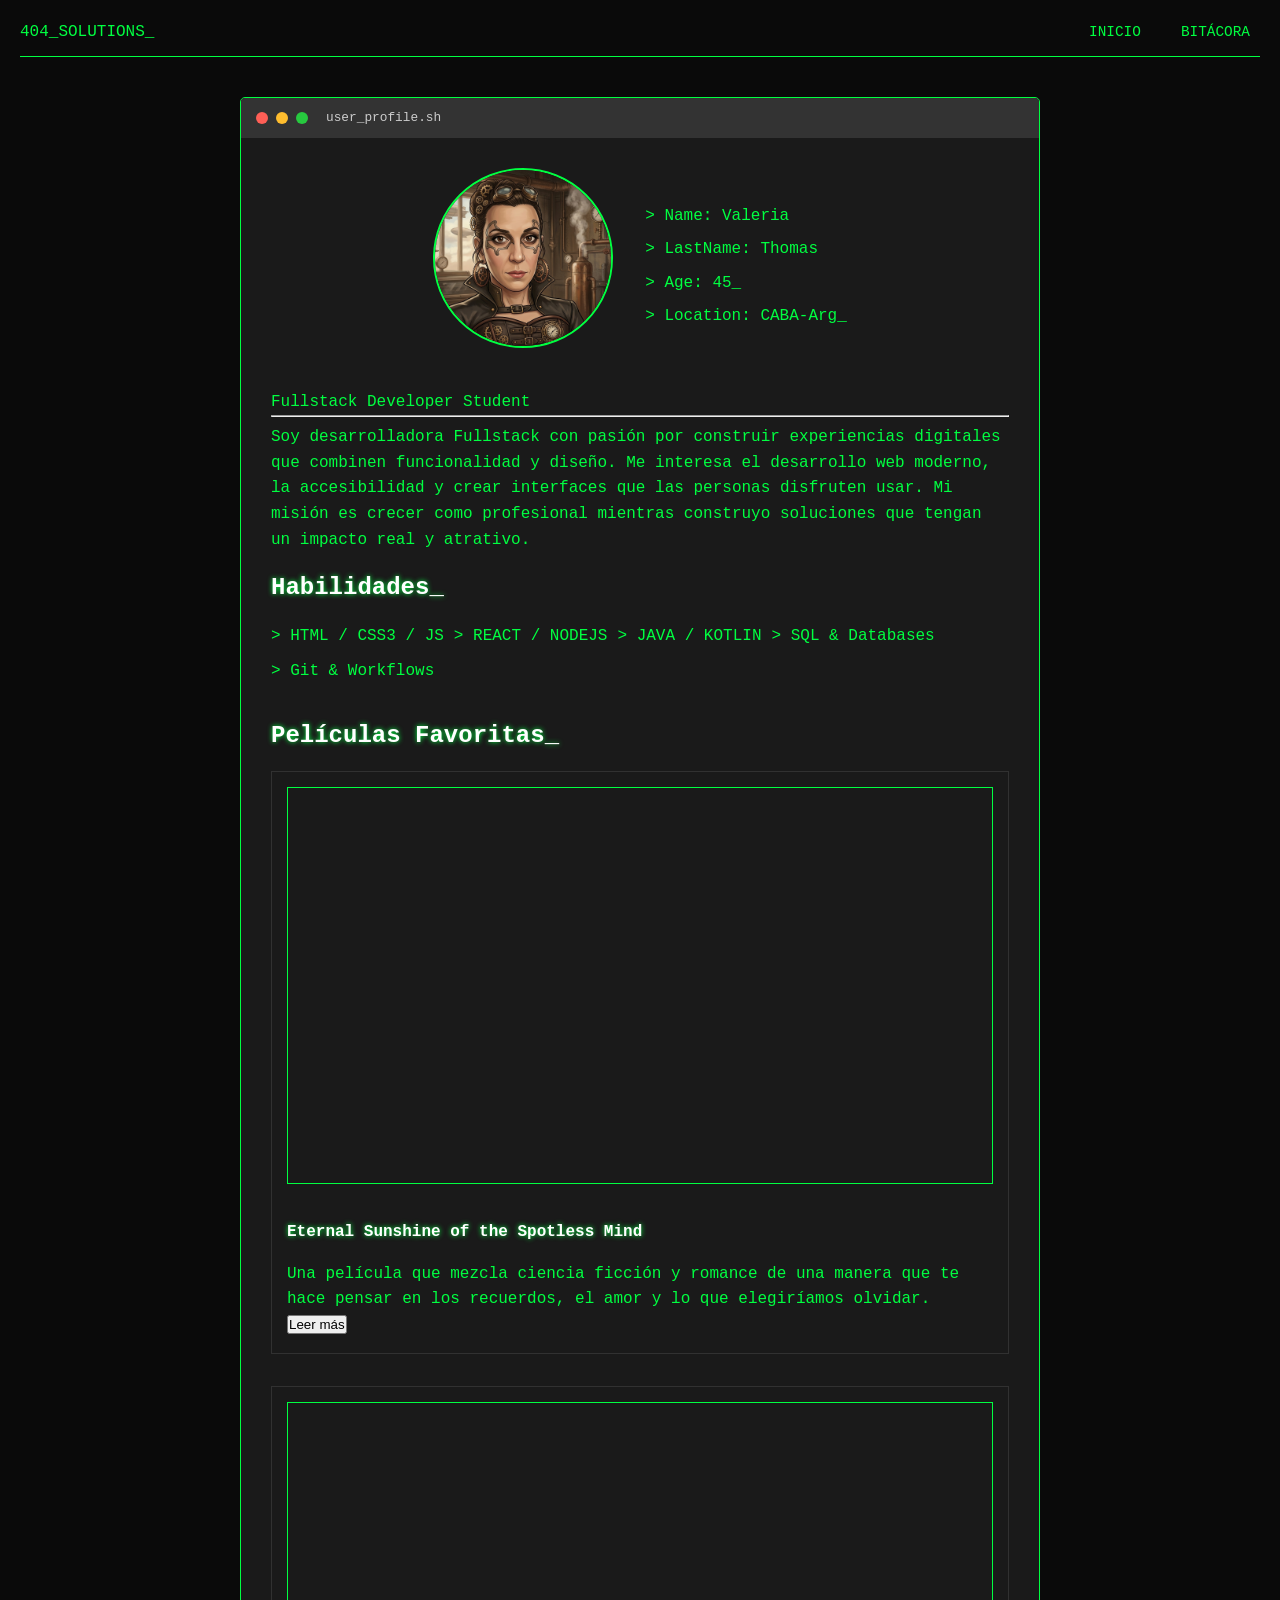
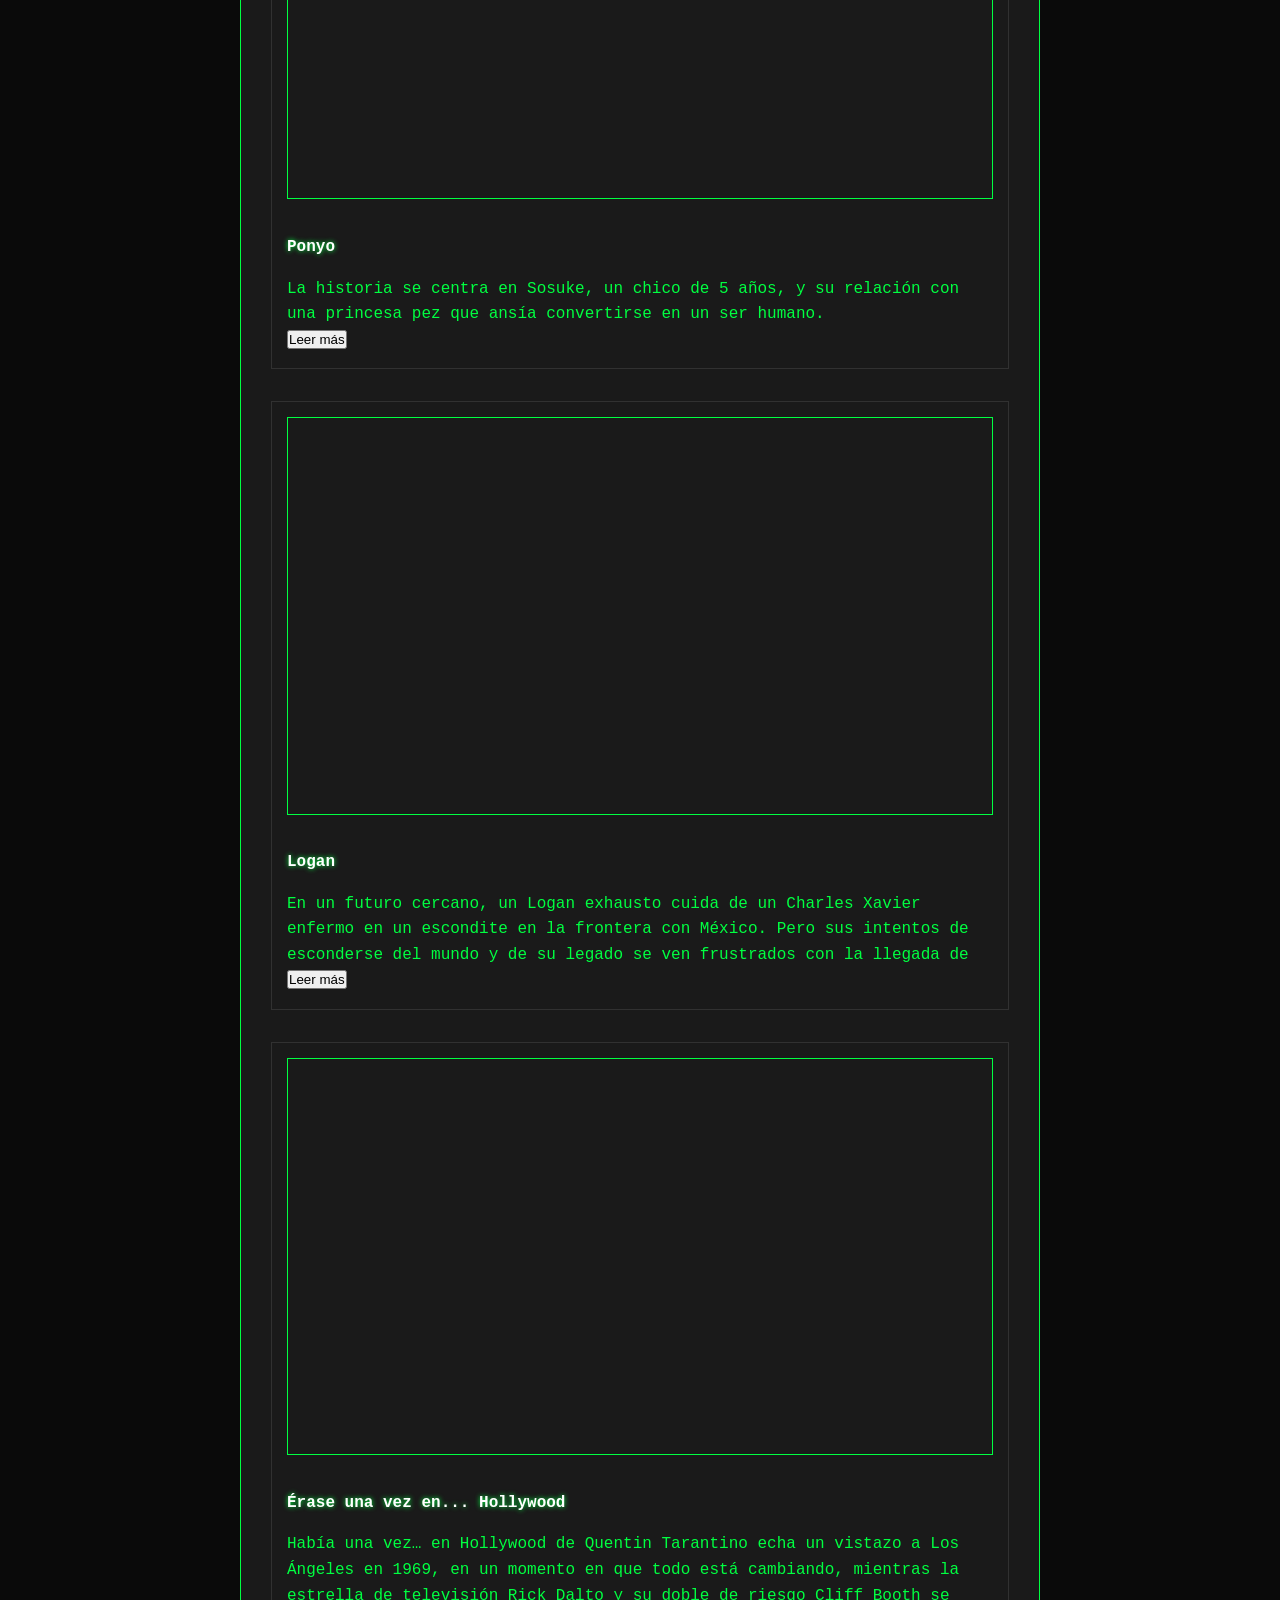
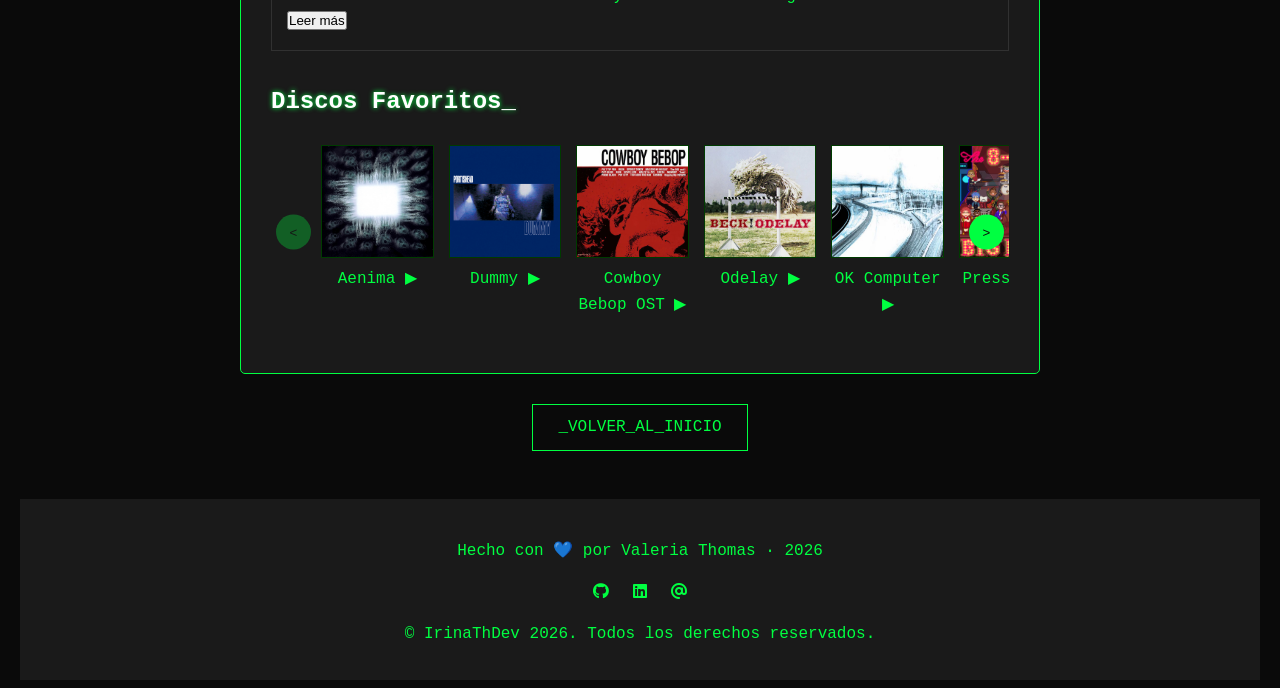
<file: valeriat.html>
<!DOCTYPE html>
<html lang="es">

<head>
    <meta charset="UTF-8">
    <meta name="viewport" content="width=device-width, initial-scale=1.0">
    <!-- <link rel="stylesheet" href="css/styles.css"> -->
    <link rel="stylesheet" href="css/styles-valeria.css">
    <!-- Google Fonts: Expletus Sans (body), Spinnaker (headings), Fuzzy Bubbles (decorativo) -->
    <link rel="preconnect" href="https://fonts.googleapis.com">
    <link rel="preconnect" href="https://fonts.gstatic.com" crossorigin>
    <!--link
        href="https://fonts.googleapis.com/css2?family=Expletus+Sans:ital,wght@0,400..700;1,400..700&family=Fuzzy+Bubbles:wght@400;700&family=Spinnaker&display=swap"
        rel="stylesheet"-->
    <link rel="stylesheet" href="https://cdnjs.cloudflare.com/ajax/libs/font-awesome/6.7.2/css/all.min.css" />

    <title>Perfil: ValeriaT</title>
</head>

<body class="terminal-theme">
    <header>
        <nav class="nav-container">
            <div class="logo">404_SOLUTIONS_</div>
            <ul class="nav-links">
                <li><a href="index.html" class="btn-primary">Inicio</a></li>
                <li><a href="bitacora.html" class="btn-primary">Bitácora</a></li>
            </ul>
        </nav>
    </header>

    <main class="profile-main">
        <article class="profile-card">
            <div class="terminal-header">
                <span class="dot red"></span>
                <span class="dot yellow"></span>
                <span class="dot green"></span>
                <span class="title">user_profile.sh</span>
            </div>

            <div class="profile-content">
                <div class="profile-header-flex">
                    <div class="profile-image">
                        <!-- Imagen de perfil -->
                        <img src="./img/img-valeria/avatar_vale.png" alt="avatar estilo steam punk retro"
                            title="avatar de mujer estilo steampunk retro" class="avatar-img">
                    </div>
                    <div class="profile-data-box">
                        <p>&gt; Name: Valeria</p>
                        <p>&gt; LastName: Thomas</p>
                        <p>&gt; Age: 45_</p>
                        <p>&gt; Location: CABA-Arg_</p>
                    </div>

                </div>

                <section class="profile-info">
                    <p class="role">Fullstack Developer Student</p>
                    <hr>
                    <p class="description">
                        Soy desarrolladora Fullstack con pasión por construir experiencias digitales que combinen
                        funcionalidad y diseño. Me interesa el desarrollo web moderno, la accesibilidad y crear
                        interfaces que las personas disfruten usar. Mi misión es crecer como profesional mientras
                        construyo soluciones que tengan un impacto real y atrativo.
                        <br>
                    </p>
                    <h2>Habilidades_</h2>
                    <ul class="skills">
                        <li>HTML / CSS3 / JS</li>
                        <li>REACT / NODEJS</li>
                        <li>JAVA / KOTLIN</li>
                        <li>SQL & Databases</li>
                        <li>Git & Workflows</li>
                    </ul>

                    <!-- PELICULAS -->
                    <section class="media-section">
                        <h2>Películas Favoritas_</h2>
                        <div class="contenedor-peliculas">
                            <iframe src="https://www.youtube.com/embed/Lv4BNEn4kKo?si=mV__HEcEmaM6HnUl"
                                title="YouTube video player" frameborder="0" allow="accelerometer; 
                            autoplay; clipboard-write; encrypted-media; gyroscope; picture-in-picture;
                            web-share" referrerpolicy="strict-origin-when-cross-origin" allowfullscreen></iframe>
                            <h4>Eternal Sunshine of the Spotless Mind</h4>
                            <div class="contenedor">
                                <p class="description-peliculas parrafo-expandible parrafo-resumido">
                                    Una película que mezcla ciencia ficción y romance de una manera que te
                                    hace pensar en los recuerdos, el amor y lo que elegiríamos olvidar.
                                </p>
                                <button class="btn-leer" aria-expanded="false">Leer más</button>
                            </div>
                        </div>

                        <div class="contenedor-peliculas">
                            <iframe src="https://www.youtube.com/embed/n24T9bG4deY?si=lotTeGy8rMzG5pae"
                                title="YouTube video player" frameborder="0"
                                allow="accelerometer; autoplay; clipboard-write; encrypted-media; gyroscope; picture-in-picture; web-share"
                                referrerpolicy="strict-origin-when-cross-origin" allowfullscreen></iframe>
                            <div class="tarjeta">
                                <h4>Ponyo</h4>
                                <div class="contenedor">
                                    <p class="description-peliculas parrafo-expandible parrafo-resumido">
                                        La historia se centra en Sosuke, un chico de 5 años,
                                        y su relación con una princesa pez que ansía convertirse en un ser humano.
                                    </p>
                                    <button class="btn-leer" aria-expanded="false">Leer más</button>
                                </div>
                            </div>
                        </div>

                        <div class="contenedor-peliculas">
                            <iframe src="https://www.youtube.com/embed/atu1yOOXIz0?si=mgKiJ5rLKOvpCKMn"
                                title="YouTube video player" frameborder="0"
                                allow="accelerometer; autoplay; clipboard-write; encrypted-media; gyroscope; picture-in-picture; web-share"
                                referrerpolicy="strict-origin-when-cross-origin" allowfullscreen></iframe>
                            <div class="tarjeta">
                                <h4>Logan</h4>
                                <div class="contenedor">
                                    <p class="description-peliculas parrafo-expandible parrafo-resumido">
                                        En un futuro cercano, un Logan exhausto cuida de un Charles Xavier enfermo en un
                                        escondite
                                        en la frontera con México. Pero sus intentos de esconderse del mundo y de su
                                        legado se ven
                                        frustrados con la llegada de una joven mutante, perseguido por fuerzas oscuras.
                                    </p>
                                    <button class="btn-leer" aria-expanded="false">Leer más</button>
                                </div>
                            </div>
                        </div>

                        <div class="contenedor-peliculas">
                            <iframe src="https://www.youtube.com/embed/ELeMaP8EPAA?si=1rotErigNTzgGqxu"
                                title="YouTube video player" frameborder="0"
                                allow="accelerometer; autoplay; clipboard-write; encrypted-media; gyroscope; picture-in-picture; web-share"
                                referrerpolicy="strict-origin-when-cross-origin" allowfullscreen></iframe>
                            <h4>Érase una vez en... Hollywood</h4>
                            <div class="contenedor">
                                <p class="description-peliculas parrafo-expandible parrafo-resumido">
                                    Había una vez… en Hollywood de Quentin Tarantino echa un vistazo a Los Ángeles en
                                    1969, en un
                                    momento en que todo está cambiando, mientras la estrella de televisión Rick Dalto y
                                    su doble de
                                    riesgo Cliff Booth se abren paso en una industria que ya casi no reconocen. La
                                    novena película
                                    del escritor/director presenta un gran elenco y múltiples tramas en un tributo a los
                                    momentos
                                    finales de la Era...
                                </p>
                                <button class="btn-leer" aria-expanded="false">Leer más</button>
                            </div>
                        </div>
                    </section>

                    <!-- MUSICA -->
                    <section class="media-section">
                        <h2>Discos Favoritos_</h2>
                        <div class="carrusel-container">
                            <button class="carrusel-btn prev" aria-label="Anterior">&lt;</button>
                            <div class="discos-favoritos">
                                <figure class="disco-item">
                                    <img src="img/img-valeria/Aenima.jpg" alt="Portada disco Aenima - Tool">
                                    <figcaption>Aenima
                                        <a href="https://www.youtube.com/watch?v=BC6B4G3za9M&list=RDBC6B4G3za9M&start_radio=1"
                                            target="_blank" rel="noopener noreferrer"
                                            aria-label="Escuchar Aenima en YouTube">▶</a>
                                    </figcaption>
                                </figure>
                                <figure class="disco-item">
                                    <img src="img/img-valeria/Dummy.jpg" alt="Portada disco Dummy - PortisHead">
                                    <figcaption>Dummy
                                        <a href="https://www.youtube.com/watch?v=cXf2bvfSKOs" target="_blank"
                                            rel="noopener noreferrer" aria-label="Escuchar Dummy en YouTube">▶</a>
                                    </figcaption>
                                </figure>
                                <figure class="disco-item">
                                    <img src="img/img-valeria/CowboyBebop.jpg"
                                        alt="Portada Cowboy Bebop - The Seatbelts">
                                    <figcaption>Cowboy Bebop OST
                                        <a href="https://www.youtube.com/watch?v=6Hj6hPqKiS4" target="_blank"
                                            rel="noopener noreferrer"
                                            aria-label="Escuchar Cowboy Bebop OST en YouTube">▶</a>
                                    </figcaption>
                                </figure>
                                <figure class="disco-item">
                                    <img src="img/img-valeria/Odelay.jpg" alt="Portada Odelay - Beck">
                                    <figcaption>Odelay
                                        <a href="https://www.youtube.com/watch?v=5sdQVVggJu4&list=RD5sdQVVggJu4&start_radio=1&t=4s&pp=ygUWYmVjayBmdWxsIGFsYnVtIG9kZWxheaAHAQ%3D%3D"
                                            target="_blank" rel="noopener noreferrer"
                                            aria-label="Escuchar Odelay en YouTube">▶</a>
                                    </figcaption>
                                </figure>
                                <figure class="disco-item">
                                    <img src="img/img-valeria/Ok-Computer-768x432.jpg"
                                        alt="Portada OK Commputer - RadioHead">
                                    <figcaption>OK Computer
                                        <a href="https://www.youtube.com/watch?v=BxDciewLqAU&list=OLAK5uy_mJxHiRiLtU_LZlY8fY9vqkuQytX6wFY6Y"
                                            target="_blank" rel="noopener noreferrer"
                                            aria-label="Escuchar OK Computer en YouTube">▶</a>
                                    </figcaption>
                                </figure>
                                <figure class="disco-item">
                                    <img src="img/img-valeria/8bitBand.jpg" alt="Portada Press Start - 8bit Big Band">
                                    <figcaption>Press Start
                                        <a href="https://www.youtube.com/watch?v=dNB0XgQaSNM" target="_blank"
                                            rel="noopener noreferrer" aria-label="Escuchar Press Start en YouTube">▶</a>
                                    </figcaption>
                                </figure>
                            </div>
                            <button class="carrusel-btn next" aria-label="Siguiente">&gt;</button>
                        </div>
                    </section>
                </section>

            </div><!-- fin de tarjeta de perfil -->
        </article>


        <div class="back-navigation">
            <a href="index.html" class="nav-button">_VOLVER_AL_INICIO</a>
        </div>
    </main>


    <!-- =========================================
        FOOTER: Pie de página con redes sociales
        ========================================== -->
    <footer class="site-footer">
        <div class="footer-inner">
            <p>Hecho con 💙 por Valeria Thomas · 2026 </p>
            <!-- Posibilidad de ampliar redes sociales
                <i class="fa fa-map-marker" aria-hidden="true"></i>
                <i class="fab fa-facebook"></i>
                <i class="fab fa-instagram"></i>
                <i class="fab fa-x"></i>
                <i class="fab fa-discord"></i>
                <i class="fab fa-whatsapp"></i>  -->
            <nav aria-label="Redes sociales">
                <ul class="footer-links">
                    <li>
                        <a href="https://github.com/irinath" target="_blank" rel="noopener noreferrer"
                            class="footer-link" aria-label="GitHub"><i class="fab fa-github" aria-hidden="true"></i></a>
                    </li>
                    <li>
                        <a href="https://linkedin.com/" target="_blank" rel="noopener noreferrer" class="footer-link"
                            aria-label="LinkedIn"><i class="fab fa-linkedin" aria-hidden="true"></i></a>
                    </li>
                    <li>
                        <a href="mailto:vthoms@mail.com" class="footer-link" aria-label="Enviar correo"><i
                                class="fab fa-at" aria-hidden="true"></i></a>
                    </li>

                </ul>
                <p class="rights">© IrinaThDev <span id="year"></span>. Todos los derechos reservados.</p>
            </nav>
        </div>
    </footer>
    <script src="js/script-mario.js"></script>
    <script src="js/carrusel.js"></script>
    <script src="js/main.js"></script>
</body>

</html>
</file>
<file: css/styles.css>
/* Importación de Google Fonts [cite: 60, 95] */
@import url("https://fonts.googleapis.com/css2?family=JetBrains+Mono:wght@400;700&display=swap");

:root {
  --bg-color: #0a0a0a;
  --terminal-green: #00ff41;
  --dark-green: #003b00;
  --text-accent: #ffffff;
  --link-color: #008f11;
  --surface-color: #333;
}

* {
  box-sizing: border-box;
  margin: 0;
  padding: 0;
}

html {
  scroll-behavior: smooth;
}

body {
  background-color: var(--bg-color);
  color: var(--terminal-green);
  font-family: "JetBrains Mono", monospace;
  line-height: 1.6;
  margin: 0;
  padding: 20px;
}

/* Navegación  */
header {
  /* position:sticky;
  top:0; */
  width: 100%;
  /* z-index: 1000;
  background-color: color-mix(in srgb, var(--bg-color), transparent 20%); */
}

.nav-container {
  display: flex;
  flex-direction: column;
  align-items: center;
  gap: 10px;
  border-bottom: 1px solid var(--terminal-green);
  padding: 12px 10px;
  margin: 0 auto 40px auto;
  width: 100%;
  max-width: 1300px;
}

.nav-links {
  list-style: none;
  display: flex;
  flex-wrap: wrap;
  justify-content: center;
  gap: 12px;
  margin: 0;
  padding: 0;
}

.nav-links li {
  display: flex;
  align-items: center;
  gap: 3px;
}

.nav-links li::before {
  content: ">";
  color: #8da392;
  font-weight: bold;
  font-size: 0.85rem;
}

.nav-links li:hover::before {
  color: var(--terminal-green);
  animation: blink 2.5s step-end infinite;
}

.nav-links a {
  color: var(--terminal-green);
  text-decoration: none;
  text-transform: uppercase;
  font-size: 0.85rem; /* Letra chica */
  padding: 2px 4px;
  transition:
    background-color 0.3s ease,
    color 0.3s ease;
}

.nav-links li:hover a {
  background: var(--terminal-green);
  color: var(--bg-color);
}

.logo {
  color: var(--terminal-green);
  font-size: 0.85rem;
  text-decoration: none;
  transition: text-shadow 0.3s ease;
}

.logo:hover {
  text-shadow: 0 0 8px var(--terminal-green);
}

/* Menu Hamburguesa */
.dos-columnas {
  display: grid;
  grid-template-columns: 1fr 1fr;
  align-items: center;
}

@media (min-width: 769px) {
  .menu-hamburguesa, .oculto {
    display: none;
  }
}

@media (max-width: 768px) {
  .nav-container {
    display: none;
  }

  .menu-hamburguesa {
    z-index: 100;
    display: flex;
    flex-wrap: wrap;
    width: 100%;
    justify-content: right;
    align-items: center;
    text-align: center;
    top: 0px;
    right: 0px;
    left: 0px;
  }

  .img-ico {
    width: 30px;
    height: 30px;
    margin: 5px;
    filter: brightness(0) invert(1);
  }

  .nav {
    z-index: 100;
    opacity: 0;
    visibility: hidden;
    display: flex;
    flex-direction: column;
    align-items: end;
    gap: 0.5rem;
    position: absolute;
    top: 0px;
    right: 0px;
    background-color: var(--bg-color);
    padding: 15px;
    box-shadow: 0 0 0 1000vmax rgba(0, 0, 0, 0.7);
  }

  .nav.visible {
    z-index: 100;
    opacity: 1;
    visibility: visible;
  }

  .two-columns {
    display: grid;
    grid-template-columns: 0.5fr 1fr;
  }

  .nav-list {
    display: flex;
    flex-direction: column;
    width: 100%;

    list-style: none;
    text-align: right;
    gap: 1rem;
    right: 1px;
    font-size: 20px;
  }

  .nav-list li a {
    text-decoration: none;
    color: white;
    padding: 1rem;
    padding: 0px;
    border: solid 1px red;
    border-radius: 5px;
    padding: 10px;
  }

  .nav-list li a:hover {
    background-color: rgba(204, 204, 204, 0.7);
  }

  .abrir-menu,
  .cerrar-menu {
    display: block;
    border: 0px;
    font-size: 1.25rem;
    background-color: transparent;
  }

  .abrir-menu {
    color: black;
  }

  .cerrar-menu {
    color: white;
  }

  .img-abrir {
    width: 35px;
    height: 35px;
  }

  .img-cerrar {
    width: 25px;
    height: 25px;
  }
}

/* Secciones */
h1,
h2 {
  color: var(--text-accent);
  text-shadow: 0 0 5px var(--terminal-green);
}

/* Hero Section Mejorado */
#hero {
  padding: 60px 20px;
  text-align: center;
  position: relative;
  overflow: hidden;
}

#hero::before {
  content: "";
  position: absolute;
  top: 0;
  left: 0;
  right: 0;
  bottom: 0;
  background: repeating-linear-gradient(
    0deg,
    transparent,
    transparent 2px,
    rgba(0, 255, 65, 0.03) 2px,
    rgba(0, 255, 65, 0.03) 4px
  );
  pointer-events: none;
  animation: scanlines 8s linear infinite;
}

@keyframes scanlines {
  0% {
    transform: translateY(0);
  }
  100% {
    transform: translateY(20px);
  }
}

.hero-content {
  position: relative;
  z-index: 1;
  max-width: 800px;
  margin: 0 auto;
}

.terminal-prompt {
  font-size: 0.9rem;
  margin-bottom: 20px;
  opacity: 0;
  animation: fadeIn 0.5s ease forwards;
}

.prompt-symbol {
  color: var(--terminal-green);
  margin-right: 5px;
}

.prompt-text {
  color: var(--text-accent);
}

@keyframes fadeIn {
  to {
    opacity: 1;
  }
}

.glitch-text {
  font-size: clamp(2rem, 5vw, 3.5rem);
  margin: 20px 0;
  position: relative;
  animation: glitch 3s infinite;
}

@media (max-width: 600px) {
  .glitch-text {
    font-size: 1.2rem;
  }

  .integrantes {
    font-size: 1rem;
  }

}

@keyframes glitch {
  0%,
  90%,
  100% {
    transform: translate(0);
  }
  92% {
    transform: translate(-2px, 2px);
  }
  94% {
    transform: translate(2px, -2px);
  }
  96% {
    transform: translate(-2px, -2px);
  }
}

.hero-description {
  font-size: 1.1rem;
  color: var(--text-accent);
  margin: 30px 0;
  line-height: 1.8;
}

.hero-stats {
  display: flex;
  justify-content: center;
  gap: 40px;
  margin: 40px 0;
  flex-wrap: wrap;
}

.stat-item {
  display: flex;
  flex-direction: column;
  align-items: center;
  padding: 20px;
  border: 1px solid var(--terminal-green);
  background: rgba(0, 255, 65, 0.05);
  min-width: 120px;
  transition: all 0.3s ease;
}

.stat-item:hover {
  background: rgba(0, 255, 65, 0.1);
  box-shadow: 0 0 20px rgba(0, 255, 65, 0.3);
  transform: translateY(-5px);
}

.stat-number {
  font-size: 2rem;
  font-weight: bold;
  color: var(--terminal-green);
  text-shadow: 0 0 10px var(--terminal-green);
}

.stat-label {
  font-size: 0.8rem;
  color: var(--text-accent);
  margin-top: 5px;
}

.pulse-button {
  animation: pulse 2s infinite;
  position: relative;
  overflow: hidden;
}

@keyframes pulse {
  0%,
  100% {
    box-shadow: 0 0 0 0 rgba(0, 255, 65, 0.7);
  }
  50% {
    box-shadow: 0 0 0 10px rgba(0, 255, 65, 0);
  }
}

.button-icon {
  margin-right: 8px;
}

.hero-decoration {
  margin-top: 2.5rem;
  padding: 0;
  border: 0.0625rem solid var(--terminal-green);
  background: rgba(0, 0, 0, 0.8);
  text-align: left;
  max-width: 37.5rem;
  margin-left: auto;
  margin-right: auto;
  border-radius: 0.3125rem;
  overflow: hidden;
}

.terminal-window-header {
  background: #1a1a1a;
  padding: 0.5rem 0.9375rem;
  display: flex;
  align-items: center;
  gap: 0.5rem;
  border-bottom: 0.0625rem solid var(--terminal-green);
}

.term-dot {
  height: 0.75rem;
  width: 0.75rem;
  border-radius: 50%;
  display: inline-block;
}

.term-dot.red {
  background: #ff5f56;
}
.term-dot.yellow {
  background: #ffbd2e;
}
.term-dot.green {
  background: #27c93f;
}

.term-title {
  color: var(--terminal-green);
  font-size: 0.8rem;
  margin-left: 0.625rem;
  font-family: "JetBrains Mono", monospace;
}

.code-lines {
  display: flex;
  flex-direction: column;
  gap: 0.5rem;
  padding: 1.25rem;
  height: 12.5rem;
  overflow-y: auto;
  scroll-behavior: smooth;
}

.code-lines::-webkit-scrollbar {
  width: 0.5rem;
}

.code-lines::-webkit-scrollbar-track {
  background: rgba(0, 0, 0, 0.3);
}

.code-lines::-webkit-scrollbar-thumb {
  background: var(--terminal-green);
  border-radius: 0.25rem;
}

.code-lines::-webkit-scrollbar-thumb:hover {
  background: var(--link-color);
}

.terminal-prompt {
  color: var(--terminal-green);
  font-weight: bold;
  margin-right: 5px;
}

.code-line {
  font-size: 0.85rem;
  color: var(--terminal-green);
  display: block;
}

.status-ok {
  color: #00ff00;
  font-weight: bold;
  text-shadow: 0 0 5px #00ff00;
}

/* Team Section Mejorado */
#team-list {
  padding: 60px 20px;
}

.section-header {
  text-align: center;
  margin-bottom: 50px;
}

.section-header h2 {
  margin-bottom: 10px;
}

.section-subtitle {
  color: var(--text-accent);
  font-size: 0.9rem;
  opacity: 0.7;
}

/* Grid de Integrantes Mejorado */
.grid-container {
  display: grid;
  gap: 25px;
  margin-top: 20px;
  grid-template-columns: repeat(auto-fit, minmax(250px, 1fr));
  max-width: 1400px;
  margin-left: auto;
  margin-right: auto;
  justify-items: center;
}

/* Para 5 elementos: 3 arriba, 2 abajo centrados */
.grid-container {
  display: flex;
  flex-wrap: wrap;
  gap: 25px;
  margin-top: 20px;
  justify-content: center;
  max-width: 1400px;
  margin-left: auto;
  margin-right: auto;
}

.team-card {
  border: 2px solid var(--terminal-green);
  padding: 25px;
  text-decoration: none;
  color: var(--terminal-green);
  background: rgba(0, 0, 0, 0.5);
  transition: all 0.3s ease;
  position: relative;
  overflow: hidden;
  display: flex;
  flex-direction: column;
  width: 280px;
  flex-shrink: 0;
}

.team-card::before {
  content: "";
  position: absolute;
  top: 0;
  left: -100%;
  width: 100%;
  height: 100%;
  background: linear-gradient(
    90deg,
    transparent,
    rgba(0, 255, 65, 0.1),
    transparent
  );
  transition: left 0.5s ease;
}

.team-card:hover::before {
  left: 100%;
}

.team-card:hover {
  background-color: rgba(0, 59, 0, 0.3);
  box-shadow: 0 0 30px rgba(0, 255, 65, 0.4);
  transform: translateY(-10px);
  border-color: var(--text-accent);
}

.team-card.card-disabled {
  opacity: 0.5;
  cursor: not-allowed;
}

.team-card.card-disabled:hover {
  transform: none;
  box-shadow: none;
  background-color: rgba(0, 0, 0, 0.5);
}

.card-header {
  display: flex;
  justify-content: space-between;
  align-items: center;
  margin-bottom: 15px;
}

.card-avatar {
  width: 60px;
  height: 60px;
  border-radius: 50%;
  overflow: hidden;
  border: 2px solid var(--terminal-green);
  display: flex;
  align-items: center;
  justify-content: center;
  background: rgba(0, 0, 0, 0.8);
  box-shadow: 0 0 10px rgba(0, 255, 65, 0.3);
}

.avatar-img {
  width: 100%;
  height: 100%;
  object-fit: cover;
  filter: grayscale(100%) contrast(1.2);
  transition: filter 0.3s ease;
}

.team-card:hover .avatar-img {
  filter: grayscale(0%) contrast(1);
}

.avatar-placeholder {
  font-size: 2rem;
  color: var(--terminal-green);
  font-weight: bold;
}

.card-icon {
  font-size: 2rem;
}

.card-status {
  font-size: 0.7rem;
  color: var(--terminal-green);
  font-weight: bold;
  animation: blink 2s infinite;
}

.card-status.offline {
  color: #666;
  animation: none;
}

@keyframes blink {
  0%,
  50%,
  100% {
    opacity: 1;
  }
  25%,
  75% {
    opacity: 0.5;
  }
}

.card-name {
  font-size: 1.5rem;
  color: var(--text-accent);
  margin: 10px 0;
  text-shadow: 0 0 5px var(--terminal-green);
}

.card-role {
  font-size: 0.9rem;
  color: var(--terminal-green);
  margin-bottom: 20px;
}

.card-footer {
  margin-top: auto;
  text-align: right;
}

.card-arrow {
  font-size: 1.5rem;
  color: var(--terminal-green);
  transition: transform 0.3s ease;
  display: inline-block;
}

.team-card:hover .card-arrow {
  transform: translateX(10px);
}

.card-link {
  border: 1px solid var(--terminal-green);
  padding: 15px;
  text-decoration: none;
  color: var(--terminal-green);
  text-align: center;
  transition: all 0.3s ease;
}

.card-link:hover {
  background-color: var(--dark-green);
  box-shadow: 0 0 10px var(--terminal-green);
}

/* Botón de Interacción */
.nav-button {
  background-color: transparent;
  border: 1px solid var(--terminal-green);
  color: var(--terminal-green);
  padding: 10px 20px;
  font-family: inherit;
  cursor: pointer;
  margin-top: 15px;
}

.nav-button:hover {
  background-color: var(--terminal-green);
  color: var(--bg-color);
}

/* Perfil y Tarjeta */
.profile-main {
  display: flex;
  flex-direction: column;
  align-items: center;
  padding: 20px;
}

.profile-card {
  background: #1a1a1a;
  border: 1px solid var(--terminal-green);
  width: 100%;
  max-width: 800px;
  border-radius: 5px;
  overflow: hidden;
  margin-bottom: 30px;
}

.terminal-header {
  background: #333;
  padding: 8px 15px;
  display: flex;
  align-items: center;
  gap: 8px;
}

.dot {
  height: 12px;
  width: 12px;
  border-radius: 50%;
  display: inline-block;
}
.red {
  background: #ff5f56;
}
.yellow {
  background: #ffbd2e;
}
.green {
  background: #27c93f;
}
.title {
  color: #ccc;
  font-size: 0.8rem;
  margin-left: 10px;
}

.profile-content {
  display: flex;
  flex-wrap: wrap;
  padding: 30px;
  gap: 30px;
}

.profile-image img {
  width: 200px;
  height: 200px;
  border: 2px solid var(--terminal-green);
  filter: grayscale(1) contrast(1.2);
  object-fit: cover;
}

.profile-info h1 {
  margin-top: 0;
  font-size: 1.5rem;
}
.role {
  color: var(--text-accent);
  font-weight: bold;
}

.skills {
  list-style: none;
  padding: 0;
  display: flex;
  flex-wrap: wrap;
  gap: 10px;
}

.skills li::before {
  content: "> ";
}

.back-navigation {
  margin-top: 20px;
  text-align: center;
  padding: 20px;
}

.back-navigation .nav-button {
  display: inline-block;
  background-color: transparent;
  border: 1px solid var(--terminal-green);
  color: var(--terminal-green);
  padding: 10px 20px;
  font-family: inherit;
  cursor: pointer;
  text-decoration: none;
  transition:
    background-color 0.3s ease,
    color 0.3s ease;
}

.back-navigation .nav-button:hover {
  background-color: var(--terminal-green);
  color: var(--bg-color);
}

/* Ajuste Responsivo para la Tarjeta */
@media (max-width: 600px) {
  .profile-content {
    flex-direction: column;
    align-items: center;
    text-align: center;
  }
  .skills {
    justify-content: center;
  }
}

/* Estilos para Bitácora */
#bitacora {
  max-width: 900px;
  margin: 0 auto;
  padding: 20px;
}

#bitacora h1 {
  margin-bottom: 10px;
}

#bitacora > p {
  color: var(--text-accent);
  margin-bottom: 40px;
  font-size: 0.9rem;
}

.bitacora-entry {
  background: #1a1a1a;
  border: 1px solid var(--terminal-green);
  border-radius: 5px;
  padding: 25px;
  margin-bottom: 30px;
}

.bitacora-entry h2 {
  color: var(--terminal-green);
  margin-top: 0;
  margin-bottom: 20px;
  font-size: 1.3rem;
}

.bitacora-entry ul {
  list-style: none;
  padding-left: 0;
}

.bitacora-entry ul li {
  color: var(--text-accent);
  margin-bottom: 15px;
  padding-left: 20px;
  position: relative;
}

.bitacora-entry ul li::before {
  content: "> ";
  color: var(--terminal-green);
  position: absolute;
  left: 0;
}

.bitacora-entry ul ul {
  margin-top: 10px;
  padding-left: 20px;
}

.bitacora-entry ul ul li {
  font-size: 0.9rem;
  margin-bottom: 8px;
}

.bitacora-entry strong {
  color: var(--terminal-green);
}

/* FOOTER  */
.main-footer {
  border-top: 1px solid var(--terminal-green);
  padding: 40px 20px;
  margin-top: 60px;
  position: relative;
  display: flex;
  flex-direction: column;
  align-items: center;
  text-align: center;
  /* gap: 20px; */
}

.footer-copy {
  color: var(--terminal-green);
  font-weight: bold;
  font-size: 1rem;
  margin-bottom: 5px;
}

@media (max-width: 600px) {
  .footer-copy, .footer-copy p {
    font-size: 0.7rem;
  }
}

.licencia {
  font-size: 0.9rem;
  margin-top: 5px;
}

.verde-fuerte {
  color: var(--terminal-green);
  font-weight: bold;
}

.texto-opaco {
  color: #8da392;
  transition: color 0.3s ease;
}

.footer-redes {
  margin-top: 10px;
}

.enlace-repo {
  display: inline-flex;
  align-items: center;
  gap: 8px;
  text-decoration: none;
  font-size: 0.95rem;
  transition: all 0.3s ease;
}

.enlace-repo i {
  font-size: 1.2rem;
  color: #8da392;
  transition: color 0.3s ease;
}

.enlace-repo:hover .texto-opaco,
.enlace-repo:hover i {
  color: var(--terminal-green);
  text-shadow: 0 0 5px var(--terminal-green);
}

/* Contenedor y botón subir */
.btn-subir-container {
  position: relative;
  margin-top: 20px;
}

.btn-subir {
  display: inline-flex;
  align-items: center;
  justify-content: center;
  width: 45px;
  height: 45px;
  border: 2px solid var(--terminal-green);
  border-radius: 50%;
  background-color: transparent;
  color: var(--terminal-green);
  font-size: 1.2rem;
  text-decoration: none;
  transition: all 0.3s ease;
}

/* hover boton subir */
.btn-subir:hover {
  background-color: #8da392;
  border-color: #8da392;
  color: var(--bg-color);
  box-shadow: none;
}

/* BREAKPOINTS OBLIGATORIOS  */

/* Móvil Pequeño (400px) */
@media (min-width: 400px) {
  .nav-container {
    flex-direction: row; /* Desapila el menú */
    justify-content: space-between;
  }

  .grid-container {
    justify-content: center;
  }

  .team-card {
    width: 100%;
    max-width: 350px;
  }
}

/* Tablets (900px)  */
@media (min-width: 900px) {
  .nav-container {
    padding: 5px 0 12px 0; /* Recupera altura normal */
  }

  .logo {
    font-size: 1.1rem; /* Logo tamaño normal */
  }

  .nav-links {
    gap: 20px; /* Separación normal */
  }

  .nav-links li {
    gap: 8px; /* > despegado */
  }

  .nav-links li::before {
    font-size: 0.9rem; /* Símbolo normal */
  }

  .nav-links a {
    font-size: 0.9rem; /* Letra normal */
    padding: 2px 6px;
  }

  .grid-container {
    justify-content: center;
  }

  .team-card {
    width: 280px;
  }

  .btn-subir-container {
    position: absolute;
    top: 50%;
    transform: translateY(-50%);
    right: 2%;
    margin-top: 0;
  }
}

/* Escritorio (1200px) */
@media (min-width: 1200px) {
  body {
    max-width: 1400px;
    margin: 0 auto;
  }

  .grid-container {
    justify-content: center;
  }
}
</file>
<file: css/styles-mario.css>
/* Importación de Google Fonts [cite: 60, 95] */
@import url("https://fonts.googleapis.com/css2?family=JetBrains+Mono:wght@400;700&display=swap");

:root {
  --bg-color: #0a0a0a;
  --terminal-green: #00ff41;
  --dark-green: #003b00;
  --text-accent: #ffffff;
  --link-color: #008f11;
  --terminal-red: rgb(201, 38, 38);
  --terminal-yellow: rgb(255, 251, 24);
}

body {
  background-color: var(--bg-color);
  color: var(--terminal-green);
  font-family: "JetBrains Mono", monospace;
  line-height: 1.6;
  margin: 0;
  padding: 20px;
}

/* Navegación  */
.nav-container {
  display: flex;
  justify-content: space-between;
  align-items: center;
  border-bottom: 1px solid var(--terminal-green);
  padding-bottom: 10px;
  margin-bottom: 40px;
  width: 100%;
}

@media (max-width: 768px) {
  .nav-container {
    display: none;
  }
}

.nav-links {
  list-style: none;
  display: flex;
  gap: 20px;
  margin: 0;
}

.nav-links a {
  color: var(--terminal-green);
  text-decoration: none;
  text-transform: uppercase;
  font-size: 0.9rem;
}

.nav-links a:hover {
  background: var(--terminal-green);
  color: var(--bg-color);
}

.contenedor-nav {
  display: flex;
  flex-direction: column;
  align-items: center;
  padding: 20px;
  justify-content: center;
  align-items: center;
}

.contenedor-nav ul {
  display: flex;
  flex-wrap: wrap;
  margin-right: 30px;
  color: var(--text-accent);
  text-decoration: none;
  list-style-type: none;
}

.contenedor-nav ul li a {
  color: var(--text-accent);
  text-decoration: none;
}

.logo {
  color: var(--terminal-green);
  font-size: 0.85rem;
  text-decoration: none;
  transition: text-shadow 0.3s ease;
}

.logo:hover {
  text-shadow: 0 0 8px var(--terminal-green);
}

/* Pantalla Celulares y tablets */

/* Menu Hamburguesa */

@media (min-width: 769px) {
  .menu-hamburguesa, .oculto {
    display: none;
  }
}

@media (max-width: 768px) {
  .contenedor-nav {
    display: none;
  }

  .menu-hamburguesa {
    z-index: 100;
    display: flex;
    flex-wrap: wrap;
    width: 100%;
    justify-content: right;
    align-items: center;
    text-align: center;
    top: 0px;
    right: 0px;
    left: 0px;
  }

  .img-ico {
    width: 30px;
    height: 30px;
    margin: 5px;
    filter: brightness(0) invert(1);
  }

  .nav {
    z-index: 100;
    opacity: 0;
    visibility: hidden;
    display: flex;
    flex-direction: column;
    align-items: end;
    gap: 0.5rem;
    position: absolute;
    top: 0px;
    right: 0px;
    background-color: var(--bg-color);
    padding: 15px;
    box-shadow: 0 0 0 1000vmax rgba(0, 0, 0, 0.7);
  }

  .nav.visible {
    z-index: 100;
    opacity: 1;
    visibility: visible;
  }

  .two-columns {
    display: grid;
    grid-template-columns: 0.5fr 1fr;
    align-items: center;
  }

  .nav-list {
    display: flex;
    flex-direction: column;
    width: 100%;

    list-style: none;
    text-align: right;
    gap: 1rem;
    right: 1px;
    font-size: 20px;
  }

  .nav-list li a {
    text-decoration: none;
    color: white;
    padding: 1rem;
    padding: 0px;
    border: solid 1px red;
    border-radius: 5px;
    padding: 10px;
  }

  .nav-list li a:hover {
    background-color: rgba(204, 204, 204, 0.7);
  }

  .abrir-menu,
  .cerrar-menu {
    display: block;
    border: 0px;
    font-size: 1.25rem;
    background-color: transparent;
  }

  .abrir-menu {
    color: black;
  }

  .cerrar-menu {
    color: white;
  }

  .img-abrir {
    width: 35px;
    height: 35px;
  }

  .img-cerrar {
    width: 25px;
    height: 25px;
  }
}

/* Social links */

.social-links {
  display: flex;
  flex-wrap: wrap;
  width: 100%;
  justify-content: center;
  gap: 20px;
}

.social-links a {
  display: flex;
  color: var(--text-accent);
  text-decoration: none;
  font-size: 0.9rem;
  border: solid 1px red;
  border-radius: 5px;
  width: 150px;
  align-items: center;
  justify-content: center;
}

.social-links a:hover {
  background: var(--text-accent);
  color: black;
  font-weight: bold;
}

.links-nav {
  display: flex;
  flex-wrap: wrap;
  width: 100%;
  max-width: 800px;
  justify-content: space-between;
}

.links-nav a {
  display: flex;
  color: var(--text-accent);
  text-decoration: none;
  font-size: 0.9rem;
  border: solid 1px red;
  border-radius: 5px;
  width: 150px;
  height: 50px;
  align-items: center;
  justify-content: center;
}

.links-nav a:hover {
  background: var(--text-accent);
  color: black;
  font-weight: bold;
}

.icono-github {
  width: 25px;
  height: 25px;
  margin: 5px;
  filter: brightness(0) invert(1);
}

.social-links a:hover .icono-github {
  width: 25px;
  height: 25px;
  margin: 5px;
  filter: brightness(0) invert(0);
}

.icono-linkedin {
  width: 25px;
  height: 25px;
  margin-left: 2px;
  filter: brightness(0) invert(1);
}

.social-links a:hover .icono-linkedin {
  width: 25px;
  height: 25px;
  margin: 5px;
  filter: brightness(0) invert(0);
}

.contenedor-nav .links-nav a:hover .icono-linkedin {
  width: 25px;
  height: 25px;
  margin: 5px;
  filter: brightness(0) invert(0);
}

/* Pantalla para celulares */
@media (max-width: 600px) {
  .social-links {
    display: flex;
    flex-wrap: wrap;
    width: 100%;
    justify-content: center;
    gap: 10px;
  }

  .social-links a {
    display: flex;
    color: var(--text-accent);
    text-decoration: none;
    font-size: 0.8rem;
    border: solid 1px red;
    border-radius: 5px;
    width: 80px;
    align-items: center;
    justify-content: center;
  }
}

/* Secciones */
h1,
h2,
h3 {
  color: var(--text-accent);
  text-shadow: 0 0 5px var(--terminal-yellow);
}

/* Grid de Integrantes*/
.grid-container {
  display: grid;
  gap: 20px;
  margin-top: 20px;
}

.card-link {
  border: 1px solid var(--terminal-green);
  padding: 15px;
  text-decoration: none;
  color: var(--terminal-green);
  text-align: center;
  transition: all 0.3s ease;
}

.card-link:hover {
  background-color: var(--dark-green);
  box-shadow: 0 0 10px var(--terminal-green);
}

/* Botón de Interacción */
.nav-button {
  background-color: transparent;
  border: 1px solid var(--terminal-green);
  color: var(--terminal-green);
  padding: 10px 20px;
  font-family: inherit;
  cursor: pointer;
  margin-top: 15px;
}

.nav-button:hover {
  background-color: var(--terminal-green);
  color: var(--bg-color);
}

/* Perfil y Tarjeta */
.profile-main {
  display: flex;
  flex-direction: column;
  align-items: center;
  padding: 20px;
}

.profile-card {
  background: #1a1a1a;
  border: 1px solid var(--terminal-green);
  width: 100%;
  max-width: 800px;
  border-radius: 5px;
  overflow: hidden;
  margin-bottom: 30px;
}

.terminal-header {
  background: #333;
  padding: 8px 15px;
  display: flex;
  align-items: center;
  gap: 8px;
}

.dot {
  height: 12px;
  width: 12px;
  border-radius: 50%;
  display: inline-block;
}

.red {
  background: #ff5f56;
}

.yellow {
  background: #ffbd2e;
}

.green {
  background: #27c93f;
}

.title {
  color: #ccc;
  font-size: 0.8rem;
  margin-left: 10px;
}

.titulo {
  margin-left: 30px;
  margin-top: 50px;
}

/* Pantalla para celulares */
@media (max-width: 480px) {
  .titulo {
    font-size: 1.2rem;
  }
}

.profile-content {
  display: flex;
  flex-wrap: wrap;
  padding: 30px;
  gap: 30px;
}

.profile-image-mario {
  width: 200px;
  height: 200px;
  border: 2px solid var(--terminal-red);
  border-radius: 10px;
  display: flex;
  justify-content: center;
  align-items: center;
}

.profile-image-mario img {
  width: 190px;
  height: 190px;
  transform: translate(0, 0) scale(1);
  animation: volar 3s ease-out forwards;
}

/* Efecto volar img mario */
@keyframes volar {
  0% {
    transform: translate(200px, -200px) scale(2);
  }

  30% {
    transform: translate(30px, -30px) scale(1.1);
  }

  100% {
    transform: translate(0, 0) scale(1);
  }
}

.profile-info-mario h1 {
  margin-top: 0;
  font-size: 1rem;
}

.profile-info-mario h2 {
  margin-top: 0;
  font-size: 1rem;
}

.role {
  font-size: 1.3rem;
  color: var(--text-accent);
  font-weight: bolder;
}

/* Pantalla para celulares */
@media (max-width: 480px) {
    .role {
        font-size: 1rem;
    }
}

.dos-columnas {
  display: grid;
  grid-template-columns: 1fr 1fr;
  align-items: center;
}

@media (max-width: 480px) {
  .dos-columnas {
    width: 100%;
    grid-template-columns: 1fr;
    justify-items: center;
    justify-content: space-evenly;
  }

  .profile-image-mario {
    display: flex;
    justify-content: center;
  }

  .profile-info-mario {
    display: flex;
    flex-wrap: wrap;
    text-align: left;
    margin-top: 10px;
  }

  h1 {
    font-size: 0.7rem;
  }
}

.description {
  display: flex;
  flex-wrap: wrap;
  width: 100%;
  color: var(--text-accent);
  font-weight: bold;
  text-align: justify;
}

.back-navigation {
  margin-top: 20px;
}

/* Efecto Disco */
.disco-container {
  display: grid;
  justify-content: center;
  align-items: center;
}

.disco {
  width: 320px;
  height: 320px;
  cursor: pointer;
  border-radius: 0%;
  box-shadow: 0 15px 35px rgba(0, 0, 0, 0.5);
  transition: all 0.4s ease;
  filter: drop-shadow(2px 4px 8px rgba(185, 185, 185, 0.3));
}

/* Hover: se vuelve redonda y gira */
.disco:hover {
  border-radius: 50%;
  animation: girarDisco 0.7s cubic-bezier(0.4, 0, 0.2, 1) forwards;
  filter: drop-shadow(0 10px 20px rgba(0, 0, 0, 0.4));
}

figcaption {
  margin-top: 1rem;
  font-size: 0.85rem;
  color: var(--text-accent);
}

figcaption a {
  color: var(--text-accent);
  text-decoration: none;
  margin-left: 0.4rem;
  border: 1px solid var(--terminal-red);
  padding: 0.1rem 0.3rem;
  border-radius: 3px;
  font-size: 0.75rem;
  vertical-align: top;
}

figcaption a:hover {
  background: var(--text-accent);
  color: var(--bg-color);
}

@keyframes girarDisco {
  0% {
    transform: rotate(0deg);
  }

  100% {
    transform: rotate(360deg);
  }
}

/* Ajuste Responsivo para la Tarjeta */
@media (max-width: 600px) {
  .profile-content {
    flex-direction: column;
    align-items: center;
    text-align: center;
  }

  .skills {
    justify-content: center;
  }
}

/* Tarjetas */

.tarjeta {
  margin: 20px;
}

.tarjeta p {
  text-indent: 20px;
  margin-top: 20px;
  text-align: justify;
}

.icono {
  width: 60px;
  height: 60px;
  margin-left: 10px;
}

/* Habilidades */

.contenedor-seccion {
  display: flex;
  flex-wrap: wrap;
  width: 100%;
}

.habilidades {
  display: flex;
  flex-wrap: wrap;
  width: 100%;
  justify-content: space-evenly;
}

.listas {
  list-style: none;
  padding-left: 0;
  margin-left: 0;
}

.logo-tecnologias {
  width: 75px;
  height: 75px;
}

.logo-tecnologias:hover {
  filter: grayscale(100%);
}

/* Pantalla para celulares */
@media (max-width: 480px) {
  .contenedor-seccion {
    display: flex;
    flex-wrap: wrap;
    width: 100%;
  }

  .habilidades {
    display: flex;
    flex-wrap: wrap;
    width: 100%;
    justify-content: space-evenly;
    padding-left: 0;
  }

  .listas {
    list-style: none;
  }

  .logo-tecnologias {
    width: 50px;
    height: 50px;
  }
}

/* Peliculas */

.contenedor-peliculas {
  display: grid;
  grid-template-columns: 1fr 1fr;
  border-radius: 10px;
  border: solid 1px whitesmoke;
  margin: 20px;
  align-items: center;
  overflow: hidden;
}

.contenedor-peliculas:hover {
  background-color: rgb(19, 19, 19);
  border-radius: 10px;
}

.description-peliculas {
  color: var(--text-accent);
  font-size: small;
}

iframe {
  display: flex;
  flex-wrap: wrap;
  width: 85%;
  height: 220px;
  border-radius: 10px;
  margin: 20px;
}

.discos-favoritos {
  display: flex;
  flex-wrap: wrap;
  justify-content: space-evenly;
  gap: 15px;
}

.discos-favoritos img {
  width: 200px;
  height: 200px;
}

/* Párrafo expandible */

.parrafo-resumido {
  max-height: 60px;
  overflow: hidden;
  transition: max-height 0.3s ease;
}

.parrafo-completo {
  max-height: 1000px;
  overflow: hidden;
  transition: max-height 0.3s ease;
}

.contenedor {
  max-width: 600px;
  /* padding: 20px; */
  border-radius: 10px;
}

.btn-leer {
  background-color: transparent;
  height: 40px;
  width: 100%;
  color: var(--text-accent);
  text-decoration: none;
  text-transform: uppercase;
  font-size: 0.9rem;
  border: solid 1px red;
  border-radius: 5px;
  cursor: pointer;
}

.btn-leer:hover {
  background: var(--text-accent);
  color: var(--terminal-red);
  font-weight: bold;
}

/* Pantalla para celulares */
@media (max-width: 480px) {
  .contenedor-peliculas {
    grid-template-columns: 1fr;
  }

  .contenedor-peliculas iframe {
    order: -1;
  }

  .tarjeta h3 {
    margin-top: 0px;
    margin-bottom: 0px;
    font-size: 1rem;
  }
}

/* FOOTER  */
.main-footer {
  border-top: 1px solid var(--terminal-green);
  padding: 40px 20px;
  margin-top: 60px;
  position: relative;
  display: flex;
  flex-direction: column;
  align-items: center;
  text-align: center;
  /* gap: 20px; */
}

.footer-copy {
  color: var(--terminal-green);
  font-weight: bold;
  font-size: 1rem;
  margin-bottom: 5px;
}

@media (max-width: 600px) {
  .footer-copy, .footer-copy p {
    font-size: 0.7rem;
  }
}


.verde-fuerte {
  color: var(--terminal-green);
  font-weight: bold;
}

.texto-opaco {
  color: #8da392;
  transition: color 0.3s ease;
}

.footer-redes {
  margin-top: 10px;
}

.enlace-repo {
  display: inline-flex;
  align-items: center;
  gap: 8px;
  text-decoration: none;
  font-size: 0.95rem;
  transition: all 0.3s ease;
}

.enlace-repo i {
  font-size: 1.2rem;
  color: #8da392;
  transition: color 0.3s ease;
}

.enlace-repo:hover .texto-opaco,
.enlace-repo:hover i {
  color: var(--terminal-green);
  text-shadow: 0 0 5px var(--terminal-green);
}

/* Contenedor y botón subir */
.btn-subir-container {
  position: relative;
  margin-top: 20px;
}

.btn-subir {
  display: inline-flex;
  align-items: center;
  justify-content: center;
  width: 45px;
  height: 45px;
  border: 2px solid var(--terminal-green);
  border-radius: 50%;
  background-color: transparent;
  color: var(--terminal-green);
  font-size: 1.2rem;
  text-decoration: none;
  transition: all 0.3s ease;
}

/* hover boton subir */
.btn-subir:hover {
  background-color: #8da392;
  border-color: #8da392;
  color: var(--bg-color);
  box-shadow: none;
}
</file>
<file: css/styles-valeria.css>
/* =============================================
   VARIABLES Y CONFIGURACIÓN BASE
   ============================================= */
:root {
  --bg-color: #0a0a0a;
  --terminal-green: #00ff41;
  --dark-green: #003b00;
  --text-accent: #ffffff;
  --link-color: #008f11;
  --surface-color: #1a1a1a;
  --font: "JetBrains Mono", monospace;
  --transition: 0.3s ease;
  --max-width: 1100px;
}


* {
  box-sizing: border-box;
  margin: 0;
  padding: 0;
}

body {
  background-color: var(--bg-color);
  color: var(--terminal-green);
  font-family: var(--font);
  line-height: 1.6;
  padding: 20px;
  overflow-x: hidden;
}

p{
  margin-top:0.5rem;
}

ul {
  list-style: none;
}

a {
  text-decoration: none;
  color: inherit;
}

/* =============================================
   NAVEGACIÓN (HEADER)
   ============================================= */
.nav-container {
  display: flex;
  justify-content: space-between;
  align-items: center;
  border-bottom: 1px solid var(--terminal-green);
  padding-bottom: 10px;
  margin-bottom: 40px;
}

.nav-links {
  display: flex;
  gap: 20px;
}

.nav-links a {
  text-transform: uppercase;
  font-size: 0.9rem;
  padding: 5px 10px;
  transition: var(--transition);
}

.nav-links a:hover {
  background: var(--terminal-green);
  color: var(--bg-color);
  box-shadow: 0 0 10px var(--terminal-green);
}

/* =============================================
   TARJETA DE PERFIL (TERMINAL)
   ============================================= */
.profile-main {
  display: flex;
  flex-direction: column;
  align-items: center;
  width: 100%;
}

.profile-card {
  background: var(--surface-color);
  border: 1px solid var(--terminal-green);
  width: 100%;
  max-width: 800px;
  border-radius: 5px;
  overflow: hidden;
  margin-bottom: 30px;
}

.terminal-header {
  background: #333;
  padding: 10px 15px;
  display: flex;
  align-items: center;
  gap: 8px;
}

.dot {
  height: 12px;
  width: 12px;
  border-radius: 50%;
}

.red {
  background: #ff5f56;
}

.yellow {
  background: #ffbd2e;
}

.green {
  background: #27c93f;
}

.title {
  color: #ccc;
  font-size: 0.8rem;
  margin-left: 10px;
}

.profile-content {
  padding: 30px;
}

.profile-header-flex {
  display: flex;
  flex-wrap: wrap;
  gap: 2rem;
  align-items: center;
  justify-content: center;
  margin-bottom: 2rem;
}

.profile-image img {
  width: 180px;
  height: 180px;
  border-radius: 50%;
  border: 2px solid var(--terminal-green);
  object-fit: cover;
}

h1,
h2,
h3,
h4 {
  color: var(--text-accent);
  text-shadow: 0 0 5px var(--terminal-green);
  margin-top: 1rem;
  margin-bottom: 1rem;
}

.skills {
  display: flex;
  flex-wrap: wrap;
  gap: 10px;
  margin: 1rem 0;
}

.skills li::before {
  content: "> ";
}

/* =============================================
   MULTIMEDIA (PELÍCULAS Y CARRUSEL)
   ============================================= */
.media-section {
  width: 100%;
  margin-top: 2rem;
}

.contenedor-peliculas {
  width: 100%;
  margin-bottom: 2rem;
  border: 1px solid rgba(255, 255, 255, 0.1);
  padding: 15px;
}

iframe {
  width: 100%;
  aspect-ratio: 16 / 9;
  border: 1px solid var(--terminal-green);
  margin-bottom: 10px;
}

.parrafo-resumido {
    max-height: calc(1.6em * 3); /* para q no se corte el texto*/
    overflow: hidden;
    transition: max-height 0.3s ease;
}

.parrafo-completo {
    max-height: 62.5rem;
    overflow: hidden;
    transition: max-height 0.3s ease;
}


/* CARRUSEL MEJORADO */
.carrusel-container {
  position: relative;
  width: 100%;
  overflow: hidden;
  padding: 0 50px;
  margin: 1.5rem 0;
}

.discos-favoritos {
  display: flex;
  gap: 15px;
  transition: transform 0.5s ease;
}

.disco-item {
  flex: 0 0 calc(50% - 15px);
  /* Por defecto 2 discos */
  text-align: center;
}

.disco-item img {
  width: 100%;
  aspect-ratio: 1 / 1;
  object-fit: cover;
  border: 1px solid var(--dark-green);
}

.carrusel-btn {
  position: absolute;
  top: 50%;
  transform: translateY(-50%);
  background: var(--terminal-green);
  color: var(--bg-color);
  border: none;
  width: 35px;
  height: 35px;
  border-radius: 50%;
  cursor: pointer;
  z-index: 5;
}

.prev {
  left: 5px;
}

.next {
  right: 5px;
}

.carrusel-btn:disabled {
  opacity: 0.3;
}

/* =============================================
   FOOTER Y BOTONES
   ============================================= */
.site-footer {
  background: var(--surface-color);
  padding: 2rem;
  text-align: center;
  margin-top: 3rem;
}

.footer-links {
  display: flex;
  justify-content: center;
  gap: 1.5rem;
  margin: 1rem 0;
}

.nav-button {
  display: inline-block;
  border: 1px solid var(--terminal-green);
  color: var(--terminal-green);
  padding: 10px 25px;
  transition: var(--transition);
}

.nav-button:hover {
  background: var(--terminal-green);
  color: var(--bg-color);
}

/* =============================================
   RESPONSIVE DESIGN
   ============================================= */
@media (max-width: 600px) {
  .disco-item {
    flex: 0 0 100%;
  }

  .profile-header-flex {
    flex-direction: column;
  }
}

@media (min-width: 900px) {
  .grid-container {
    grid-template-columns: repeat(2, 1fr);
  }

  .disco-item {
    flex: 0 0 calc(33.33% - 15px);
  }
}

@media (min-width: 1200px) {
  .disco-item {
    flex: 0 0 calc(20% - 15px);
  }
}
</file>
